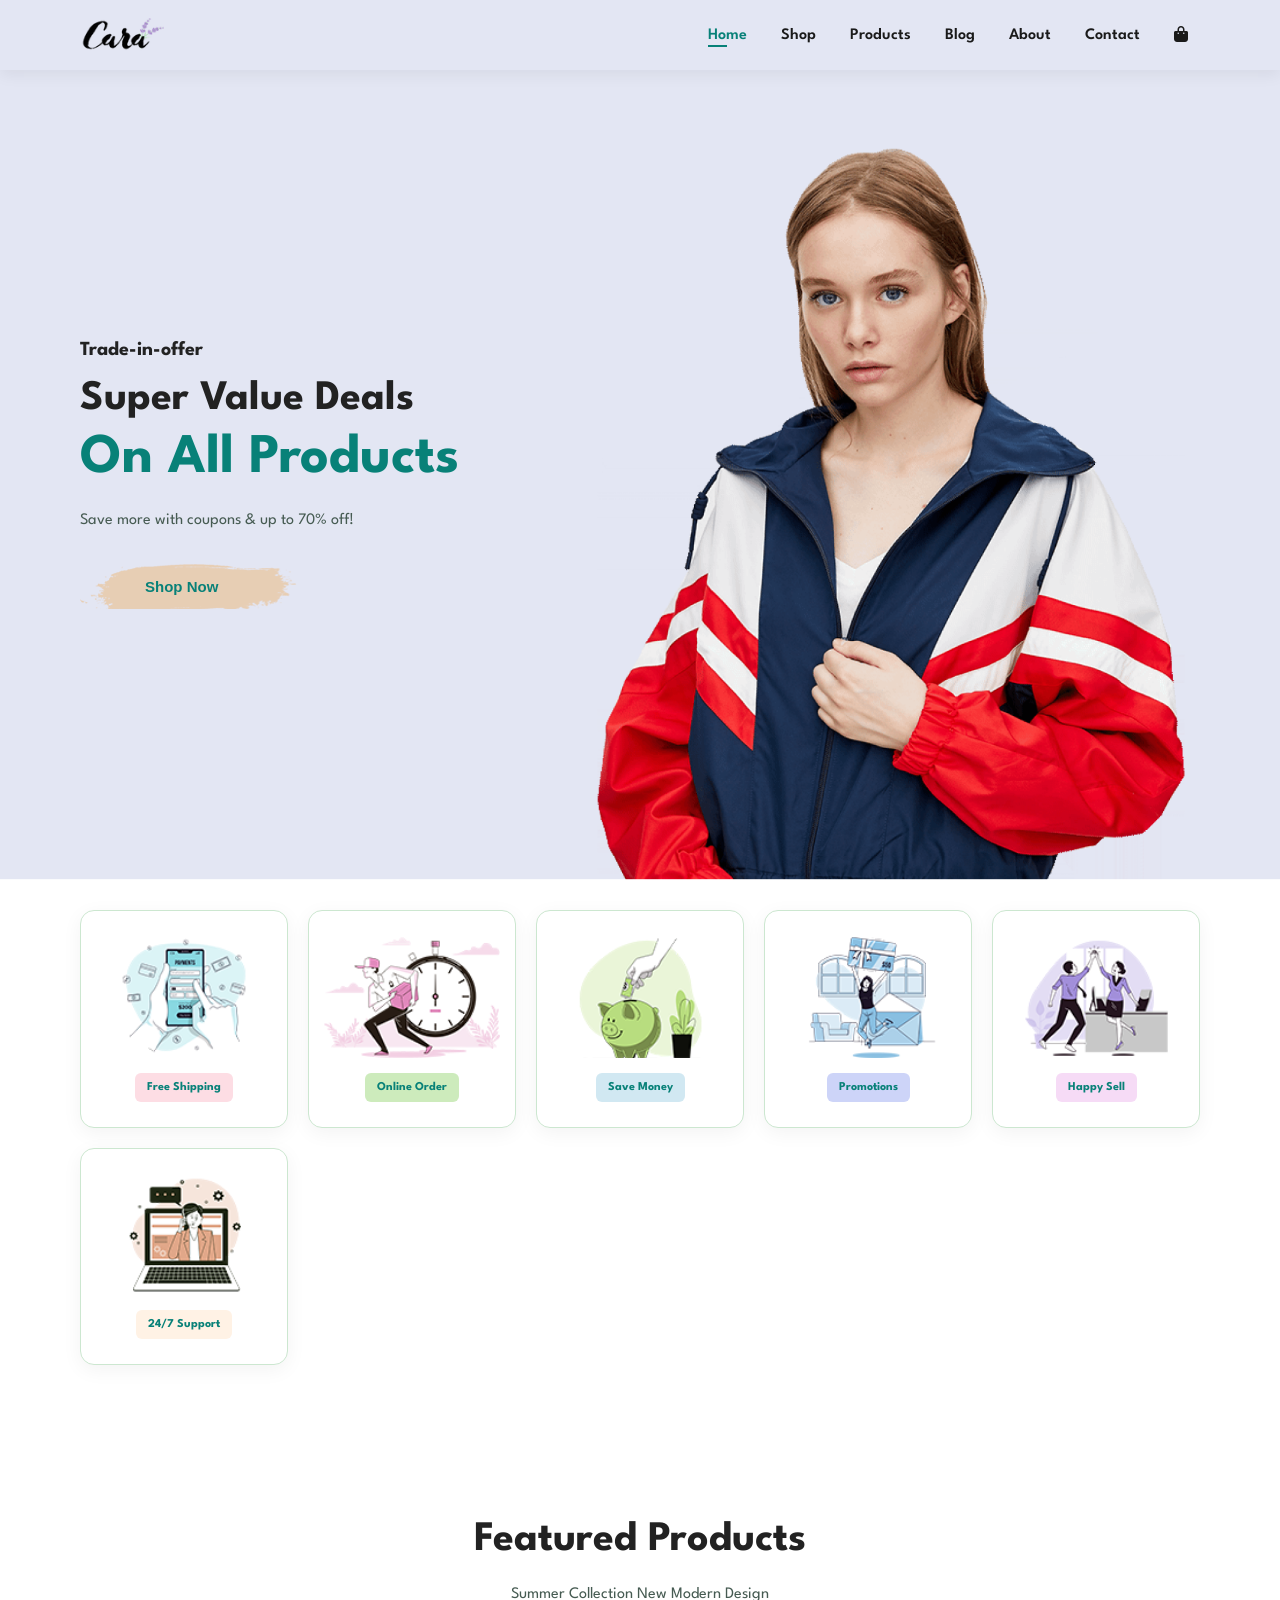
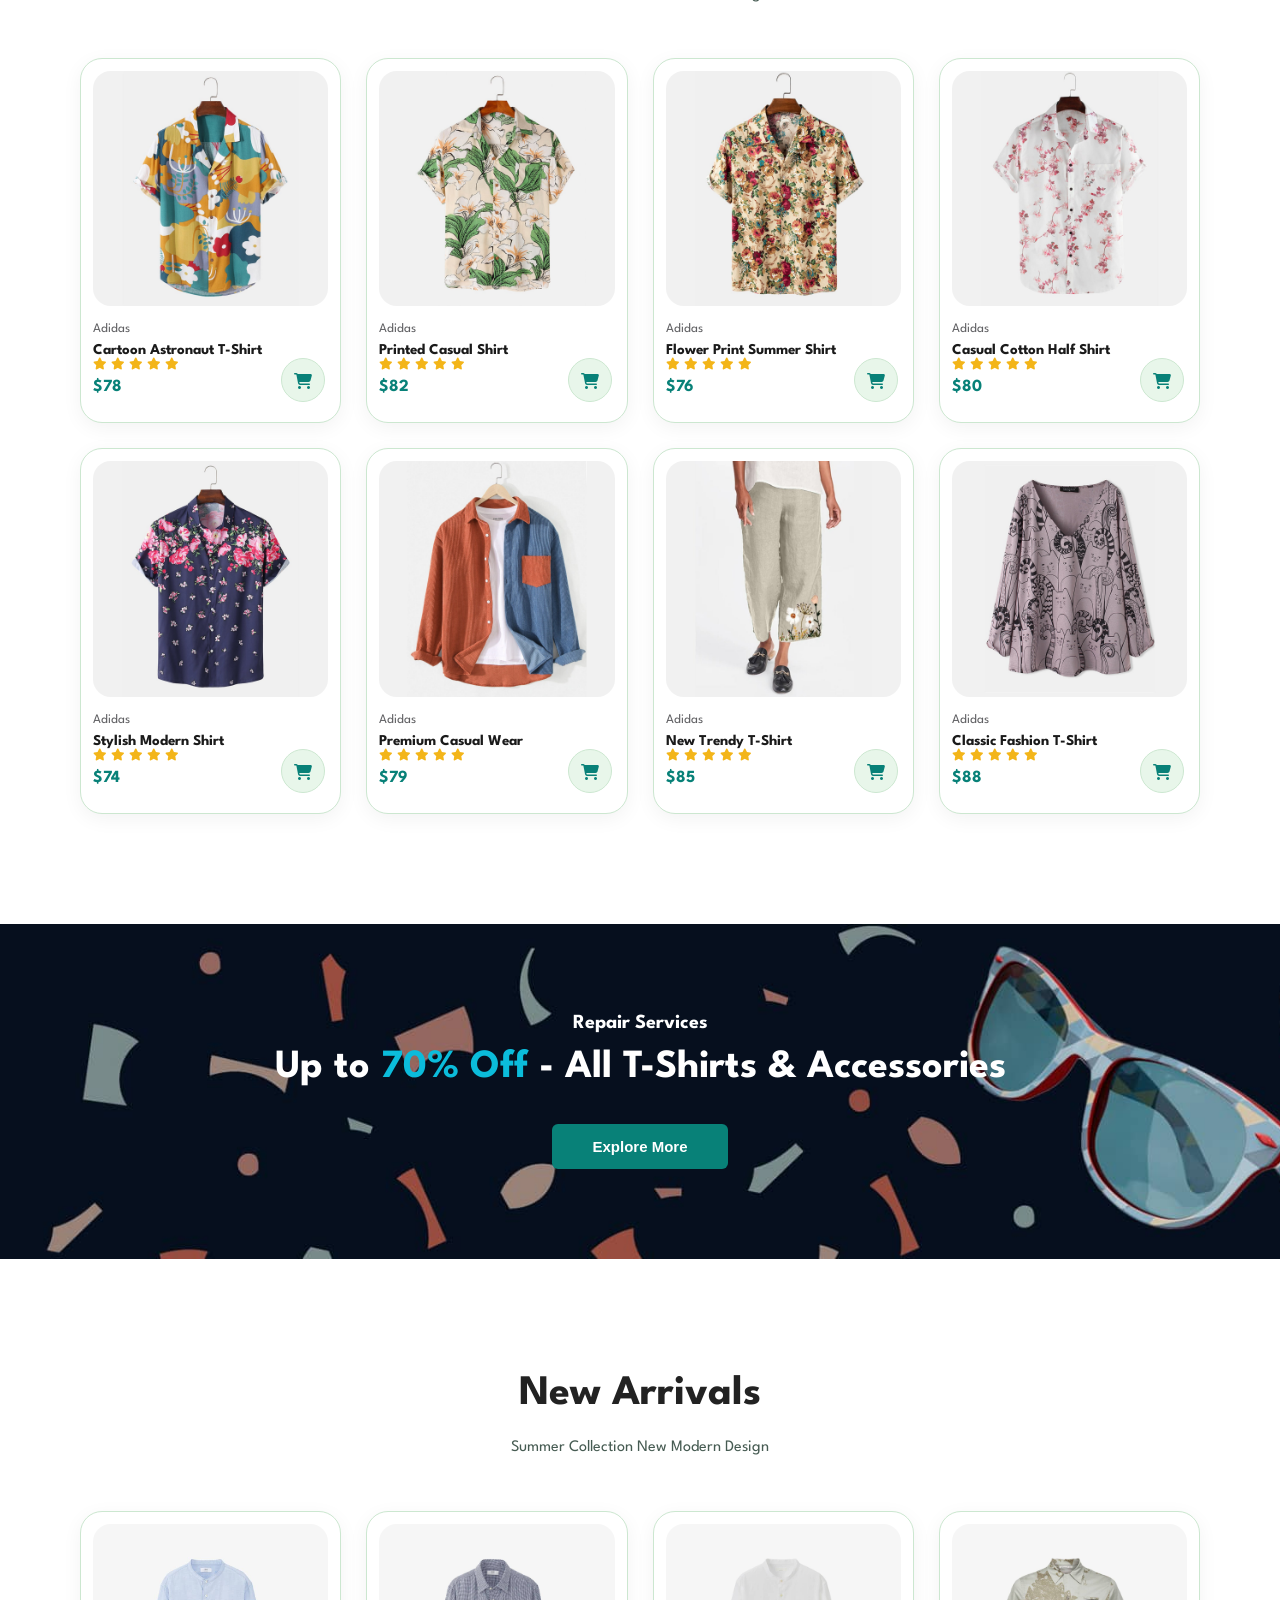
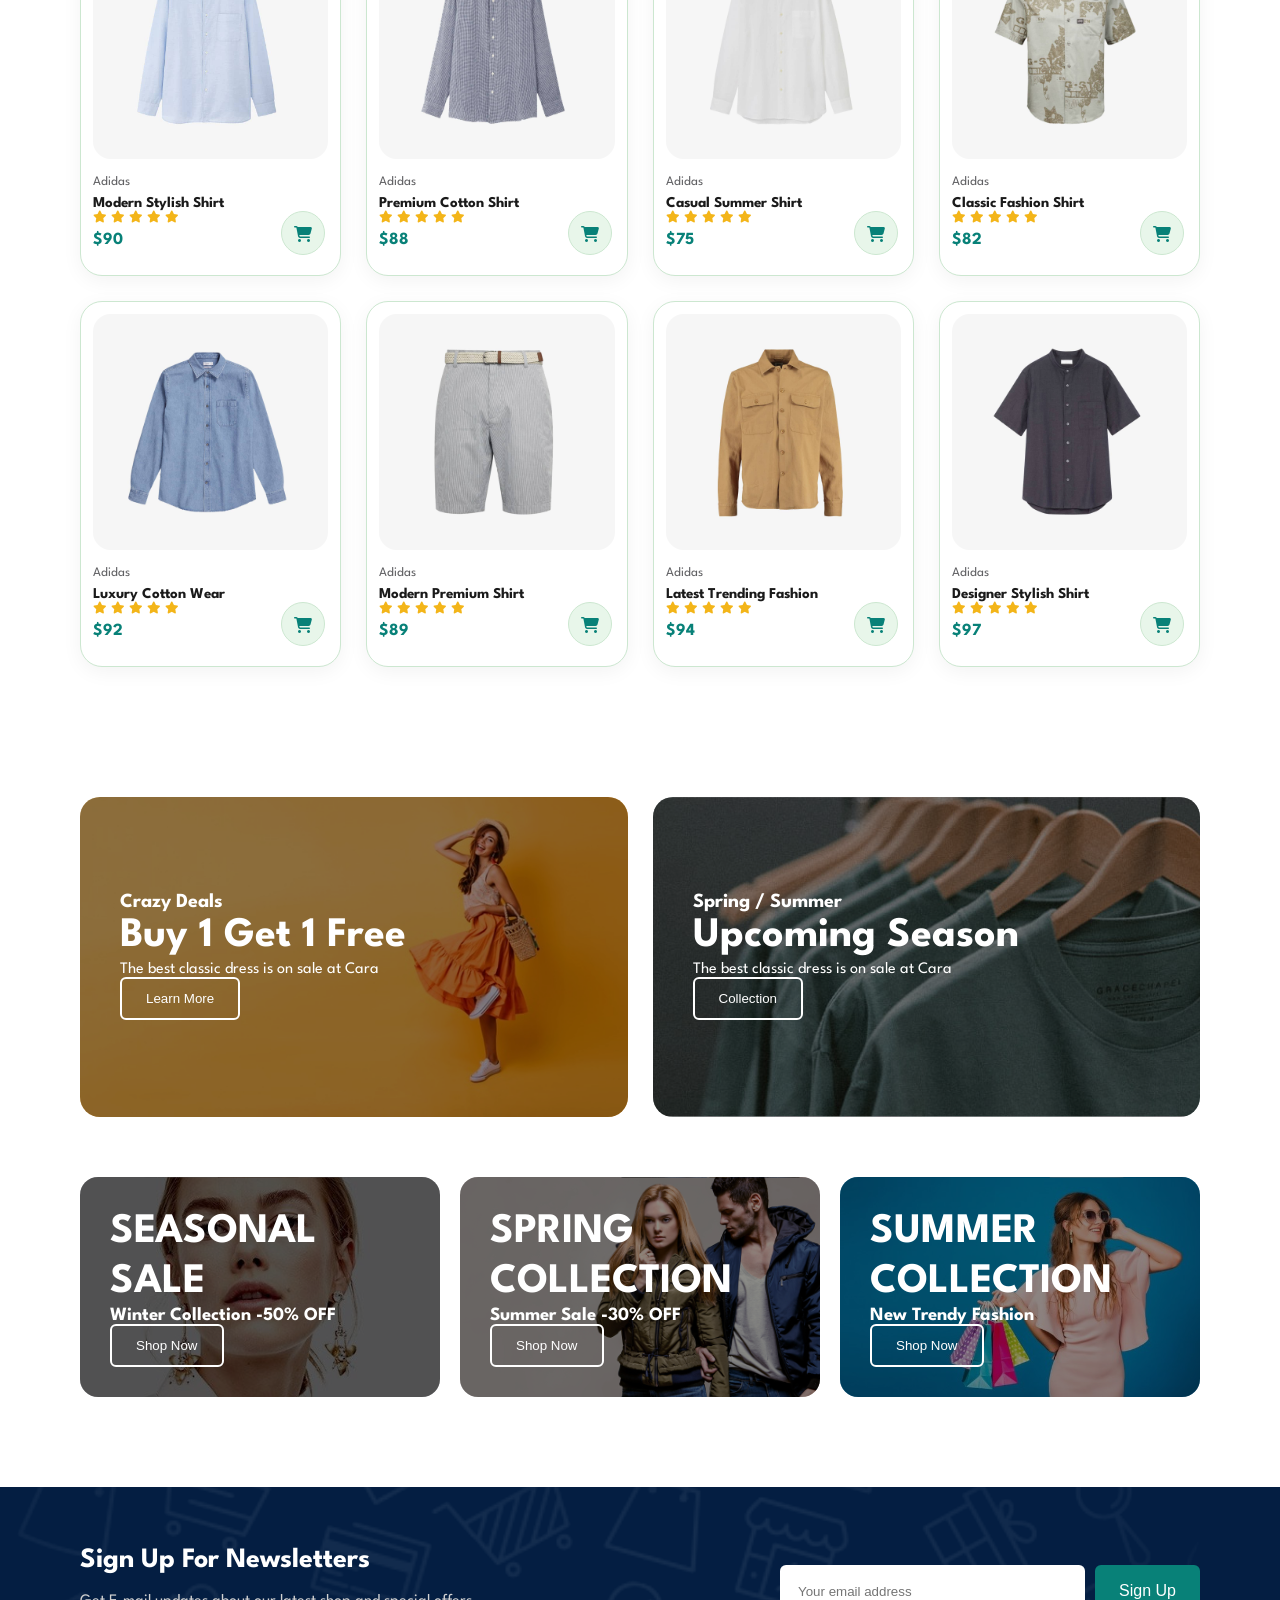
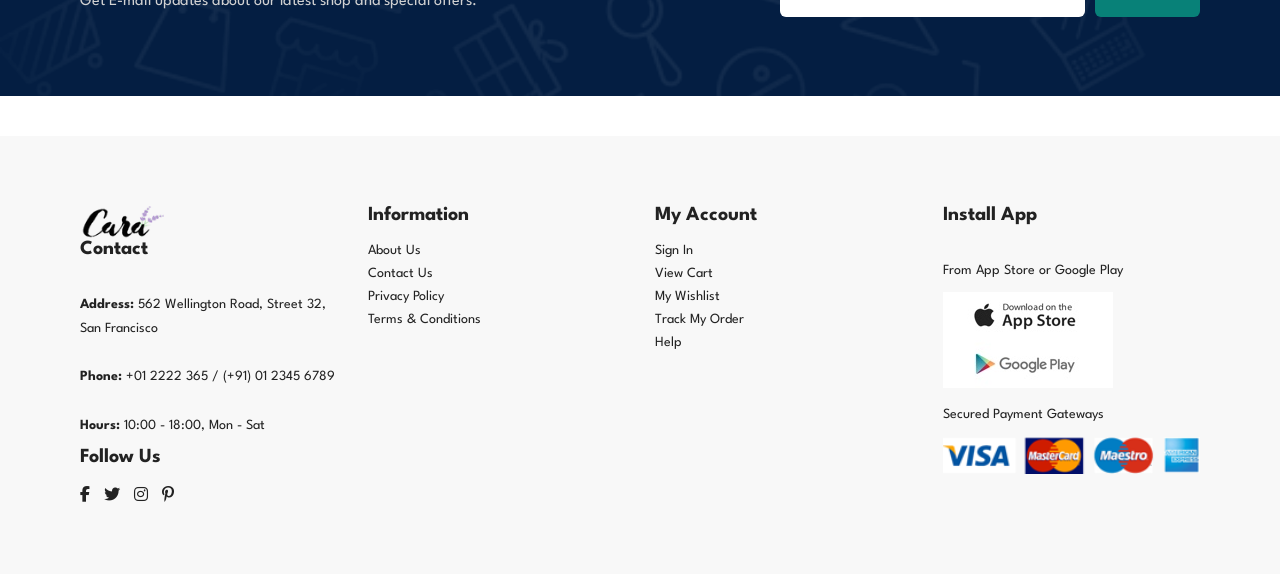
<file: Build And Deploy E-commerece site/index.html>
<!DOCTYPE html>
<html lang="en">

<head>

    <!-- ================= META TAGS ================= -->
    <meta charset="UTF-8">
    <meta name="viewport" content="width=device-width, initial-scale=1.0">

    <!-- ================= WEBSITE TITLE ================= -->
    <title>Cara - Ecommerce Website</title>

    <!-- ================= CSS FILE ================= -->
    <link rel="stylesheet" href="style.css">

    <!-- ================= FONT AWESOME ================= -->
    <link rel="stylesheet"
        href="https://cdnjs.cloudflare.com/ajax/libs/font-awesome/6.4.2/css/all.min.css">

</head>

<body>

    <!-- =========================================================
                            HEADER SECTION
    ========================================================== -->

    <section id="header">

        <!-- LOGO -->
        <a href="#">
            <img src="img/logo.png" class="logo" alt="Website Logo">
        </a>

        <!-- NAVIGATION BAR -->
        <div>

            <ul id="navbar">

                <li><a class="active" href="index.html">Home</a></li>
                <li><a href="shop.html">Shop</a></li>
                <li><a href="sproduct.html">Products</a></li>
                <li><a href="blog.html">Blog</a></li>
                <li><a href="about.html">About</a></li>
                <li><a href="contact.html">Contact</a></li>
                <li>
                    <a href="cart.html">
                        <i class="fa-solid fa-bag-shopping"></i>
                    </a>
                </li>

            </ul>

        </div>

    </section>

    <!-- =========================================================
                            HERO SECTION
    ========================================================== -->

    <section id="hero">

        <div class="hero-text">

            <h4>Trade-in-offer</h4>

            <h2>Super Value Deals</h2>

            <h1>On All Products</h1>

            <p>Save more with coupons & up to 70% off!</p>

            <button>Shop Now</button>

        </div>

    </section>

    <!-- =========================================================
                        FEATURE SECTION
    ========================================================== -->

    <section id="feature" class="section-p1">

        <div class="fe-box">
            <img src="img/features/f1.png" alt="">
            <h6>Free Shipping</h6>
        </div>

        <div class="fe-box">
            <img src="img/features/f2.png" alt="">
            <h6>Online Order</h6>
        </div>

        <div class="fe-box">
            <img src="img/features/f3.png" alt="">
            <h6>Save Money</h6>
        </div>

        <div class="fe-box">
            <img src="img/features/f4.png" alt="">
            <h6>Promotions</h6>
        </div>

        <div class="fe-box">
            <img src="img/features/f5.png" alt="">
            <h6>Happy Sell</h6>
        </div>

        <div class="fe-box">
            <img src="img/features/f6.png" alt="">
            <h6>24/7 Support</h6>
        </div>

    </section>

    <!-- =========================================================
                    FEATURED PRODUCTS SECTION
    ========================================================== -->

    <section id="product1" class="section-p1">

        <h2>Featured Products</h2>

        <p>Summer Collection New Modern Design</p>

        <!-- PRODUCTS CONTAINER -->
        <div class="pro-container">

            <!-- PRODUCT 1 -->
            <div class="pro">

                <img src="img/products/f1.jpg" alt="">

                <div class="des">

                    <span>Adidas</span>

                    <h5>Cartoon Astronaut T-Shirt</h5>

                    <div class="star">
                        <i class="fas fa-star"></i>
                        <i class="fas fa-star"></i>
                        <i class="fas fa-star"></i>
                        <i class="fas fa-star"></i>
                        <i class="fas fa-star"></i>
                    </div>

                    <h4>$78</h4>

                </div>

               <a href="#"
       class="add-cart"
       data-id="1"
       data-name="Cartoon Astronaut T-Shirt"
       data-price="75"
       data-image="img/products/f1.jpg">

       <i class="fa-solid fa-cart-shopping cart"></i>

    </a>


            </div>

            <!-- PRODUCT 2 -->
            <div class="pro">

                <img src="img/products/f2.jpg" alt="">

                <div class="des">

                    <span>Adidas</span>

                    <h5>Printed Casual Shirt</h5>

                    <div class="star">
                        <i class="fas fa-star"></i>
                        <i class="fas fa-star"></i>
                        <i class="fas fa-star"></i>
                        <i class="fas fa-star"></i>
                        <i class="fas fa-star"></i>
                    </div>

                    <h4>$82</h4>

                </div>
              <a href="#"
       class="add-cart"
       data-id="2"
       data-name="Printed Casual Shirt"
       data-price="82"
       data-image="img/products/f2.jpg">

       <i class="fa-solid fa-cart-shopping cart"></i>

    </a>


            </div>

            <!-- PRODUCT 3 -->
            <div class="pro">

                <img src="img/products/f3.jpg" alt="">

                <div class="des">

                    <span>Adidas</span>

                    <h5>Flower Print Summer Shirt</h5>

                    <div class="star">
                        <i class="fas fa-star"></i>
                        <i class="fas fa-star"></i>
                        <i class="fas fa-star"></i>
                        <i class="fas fa-star"></i>
                        <i class="fas fa-star"></i>
                    </div>

                    <h4>$76</h4>

                </div>

               <a href="#"
       class="add-cart"
       data-id="3"
       data-name="Flower Print Summer Shirt"
       data-price="76"
       data-image="img/products/f3.jpg">

       <i class="fa-solid fa-cart-shopping cart"></i>

    </a>


            </div>

            <!-- PRODUCT 4 -->
            <div class="pro">

                <img src="img/products/f4.jpg" alt="">

                <div class="des">

                    <span>Adidas</span>

                    <h5>Casual Cotton Half Shirt</h5>

                    <div class="star">
                        <i class="fas fa-star"></i>
                        <i class="fas fa-star"></i>
                        <i class="fas fa-star"></i>
                        <i class="fas fa-star"></i>
                        <i class="fas fa-star"></i>
                    </div>

                    <h4>$80</h4>

                </div>

               <a href="#"
       class="add-cart"
       data-id="4"
       data-name="Casual Cotton Half Shirt"
       data-price="80"
       data-image="img/products/f4.jpg">

       <i class="fa-solid fa-cart-shopping cart"></i>

    </a>


            </div>

            <!-- PRODUCT 5 -->
            <div class="pro">

                <img src="img/products/f5.jpg" alt="">

                <div class="des">

                    <span>Adidas</span>

                    <h5>Stylish Modern Shirt</h5>

                    <div class="star">
                        <i class="fas fa-star"></i>
                        <i class="fas fa-star"></i>
                        <i class="fas fa-star"></i>
                        <i class="fas fa-star"></i>
                        <i class="fas fa-star"></i>
                    </div>

                    <h4>$74</h4>

                </div>

               <a href="#"
       class="add-cart"
       data-id="5"
       data-name="Stylish Modern Shirt"
       data-price="74"
       data-image="img/products/f5.jpg">

       <i class="fa-solid fa-cart-shopping cart"></i>

    </a>


            </div>

            <!-- PRODUCT 6 -->
            <div class="pro">

                <img src="img/products/f6.jpg" alt="">

                <div class="des">

                    <span>Adidas</span>

                    <h5>Premium Casual Wear</h5>

                    <div class="star">
                        <i class="fas fa-star"></i>
                        <i class="fas fa-star"></i>
                        <i class="fas fa-star"></i>
                        <i class="fas fa-star"></i>
                        <i class="fas fa-star"></i>
                    </div>

                    <h4>$79</h4>

                </div>

                <a href="#"
       class="add-cart"
       data-id="6"
       data-name="Premium Casual Wear"
       data-price="79"
       data-image="img/products/f6.jpg">

       <i class="fa-solid fa-cart-shopping cart"></i>

    </a>

            </div>

            <!-- PRODUCT 7 -->
            <div class="pro">

                <img src="img/products/f7.jpg" alt="">

                <div class="des">

                    <span>Adidas</span>

                    <h5>New Trendy T-Shirt</h5>

                    <div class="star">
                        <i class="fas fa-star"></i>
                        <i class="fas fa-star"></i>
                        <i class="fas fa-star"></i>
                        <i class="fas fa-star"></i>
                        <i class="fas fa-star"></i>
                    </div>

                    <h4>$85</h4>

                </div>

                <a href="#"
       class="add-cart"
       data-id="7"
       data-name="New Trendy T-Shirt"
       data-price="85"
       data-image="img/products/f7.jpg">

       <i class="fa-solid fa-cart-shopping cart"></i>

    </a>

            </div>

            <!-- PRODUCT 8 -->
            <div class="pro">

                <img src="img/products/f8.jpg" alt="">

                <div class="des">

                    <span>Adidas</span>

                    <h5>Classic Fashion T-Shirt</h5>

                    <div class="star">
                        <i class="fas fa-star"></i>
                        <i class="fas fa-star"></i>
                        <i class="fas fa-star"></i>
                        <i class="fas fa-star"></i>
                        <i class="fas fa-star"></i>
                    </div>

                    <h4>$88</h4>

                </div>

                <a href="#"
       class="add-cart"
       data-id="8"
       data-name="Classic Fashion T-Shirt"
       data-price="88"
       data-image="img/products/f8.jpg">

       <i class="fa-solid fa-cart-shopping cart"></i>

    </a>

            </div>

        </div>

    </section>

    <!-- =========================================================
                            MAIN BANNER
    ========================================================== -->

    <section id="banner" class="section-m1">

        <h4>Repair Services</h4>

        <h2>Up to <span>70% Off</span> - All T-Shirts & Accessories</h2>

        <button class="normal">Explore More</button>

    </section>

    <!-- =========================================================
                        NEW ARRIVALS SECTION
    ========================================================== -->

    <section id="NewArrival" class="section-p1">

        <h2>New Arrivals</h2>

        <p>Summer Collection New Modern Design</p>

        <div class="pro-container">

            <!-- PRODUCT 1 -->
            <div class="pro">

                <img src="img/products/n1.jpg" alt="">

                <div class="des">

                    <span>Adidas</span>

                    <h5>Modern Stylish Shirt</h5>

                    <div class="star">
                        <i class="fas fa-star"></i>
                        <i class="fas fa-star"></i>
                        <i class="fas fa-star"></i>
                        <i class="fas fa-star"></i>
                        <i class="fas fa-star"></i>
                    </div>

                    <h4>$90</h4>

                </div>

                <a href="#"
       class="add-cart"
       data-id="9"
       data-name="Modern Stylish Shirt"
       data-price="90"
       data-image="img/products/n1.jpg">

       <i class="fa-solid fa-cart-shopping cart"></i>

    </a>

            </div>

            <!-- PRODUCT 2 -->
            <div class="pro">

                <img src="img/products/n2.jpg" alt="">

                <div class="des">

                    <span>Adidas</span>

                    <h5>Premium Cotton Shirt</h5>

                    <div class="star">
                        <i class="fas fa-star"></i>
                        <i class="fas fa-star"></i>
                        <i class="fas fa-star"></i>
                        <i class="fas fa-star"></i>
                        <i class="fas fa-star"></i>
                    </div>

                    <h4>$88</h4>

                </div>

                <a href="#"
       class="add-cart"
       data-id="10"
       data-name="Premium Cotton Shirt"
       data-price="88"
       data-image="img/products/n2.jpg">

       <i class="fa-solid fa-cart-shopping cart"></i>

    </a>

            </div>

            <!-- PRODUCT 3 -->
            <div class="pro">

                <img src="img/products/n3.jpg" alt="">

                <div class="des">

                    <span>Adidas</span>

                    <h5>Casual Summer Shirt</h5>

                    <div class="star">
                        <i class="fas fa-star"></i>
                        <i class="fas fa-star"></i>
                        <i class="fas fa-star"></i>
                        <i class="fas fa-star"></i>
                        <i class="fas fa-star"></i>
                    </div>

                    <h4>$75</h4>

                </div>

                <a href="#"
       class="add-cart"
       data-id="11"
       data-name="Casual Summer Shirt"
       data-price="75"
       data-image="img/products/n3.jpg">

       <i class="fa-solid fa-cart-shopping cart"></i>

    </a>

            </div>

            <!-- PRODUCT 4 -->
            <div class="pro">

                <img src="img/products/n4.jpg" alt="">

                <div class="des">

                    <span>Adidas</span>

                    <h5>Classic Fashion Shirt</h5>

                    <div class="star">
                        <i class="fas fa-star"></i>
                        <i class="fas fa-star"></i>
                        <i class="fas fa-star"></i>
                        <i class="fas fa-star"></i>
                        <i class="fas fa-star"></i>
                    </div>

                    <h4>$82</h4>

                </div>

                <a href="#"
       class="add-cart"
       data-id="12"
       data-name="Classic Fashion Shirt"
       data-price="82"
       data-image="img/products/n4.jpg">

       <i class="fa-solid fa-cart-shopping cart"></i>

    </a>

            </div>

            <!-- PRODUCT 5 -->
            <div class="pro">

                <img src="img/products/n5.jpg" alt="">

                <div class="des">

                    <span>Adidas</span>

                    <h5>Luxury Cotton Wear</h5>

                    <div class="star">
                        <i class="fas fa-star"></i>
                        <i class="fas fa-star"></i>
                        <i class="fas fa-star"></i>
                        <i class="fas fa-star"></i>
                        <i class="fas fa-star"></i>
                    </div>

                    <h4>$92</h4>

                </div>

                <a href="#"
       class="add-cart"
       data-id="13"
       data-name="Luxury Cotton Wear"
       data-price="92"
       data-image="img/products/n5.jpg">

       <i class="fa-solid fa-cart-shopping cart"></i>

    </a>

            </div>

            <!-- PRODUCT 6 -->
            <div class="pro">

                <img src="img/products/n6.jpg" alt="">

                <div class="des">

                    <span>Adidas</span>

                    <h5>Modern Premium Shirt</h5>

                    <div class="star">
                        <i class="fas fa-star"></i>
                        <i class="fas fa-star"></i>
                        <i class="fas fa-star"></i>
                        <i class="fas fa-star"></i>
                        <i class="fas fa-star"></i>
                    </div>

                    <h4>$89</h4>

                </div>

               
                <a href="#"
       class="add-cart"
       data-id="14"
       data-name="Modern premium Shirt"
       data-price="89"
       data-image="img/products/n6.jpg">

       <i class="fa-solid fa-cart-shopping cart"></i>

    </a>

            </div>

            <!-- PRODUCT 7 -->
            <div class="pro">

                <img src="img/products/n7.jpg" alt="">

                <div class="des">

                    <span>Adidas</span>

                    <h5>Latest Trending Fashion</h5>

                    <div class="star">
                        <i class="fas fa-star"></i>
                        <i class="fas fa-star"></i>
                        <i class="fas fa-star"></i>
                        <i class="fas fa-star"></i>
                        <i class="fas fa-star"></i>
                    </div>

                    <h4>$94</h4>

                </div>

              
                <a href="#"
       class="add-cart"
       data-id="15"
       data-name="Latest Trending Fashion"
       data-price="94"
       data-image="img/products/n7.jpg">

       <i class="fa-solid fa-cart-shopping cart"></i>

    </a>

            </div>

            <!-- PRODUCT 8 -->
            <div class="pro">

                <img src="img/products/n8.jpg" alt="">

                <div class="des">

                    <span>Adidas</span>

                    <h5>Designer Stylish Shirt</h5>

                    <div class="star">
                        <i class="fas fa-star"></i>
                        <i class="fas fa-star"></i>
                        <i class="fas fa-star"></i>
                        <i class="fas fa-star"></i>
                        <i class="fas fa-star"></i>
                    </div>

                    <h4>$97</h4>

                </div>

                <a href="#"
       class="add-cart"
       data-id="16"
       data-name="Designer Stylish Shirt"
       data-price="97"
       data-image="img/products/n8.jpg">

       <i class="fa-solid fa-cart-shopping cart"></i>

    </a>

            </div>

        </div>

    </section>

    <!-- =========================================================
                        SMALL BANNERS SECTION
    ========================================================== -->

    <section id="sm-banner" class="section-p1">

        <div class="banner-box">

            <h4>Crazy Deals</h4>

            <h2>Buy 1 Get 1 Free</h2>

            <span>The best classic dress is on sale at Cara</span>

            <button class="white">Learn More</button>

        </div>

        <div class="banner-box banner-box2">

            <h4>Spring / Summer</h4>

            <h2>Upcoming Season</h2>

            <span>The best classic dress is on sale at Cara</span>

            <button class="white">Collection</button>

        </div>

    </section>

    <!-- =========================================================
                            BANNER 3 SECTION
    ========================================================== -->

    <section id="banner3">

        <div class="banner-box3">

            <h2>SEASONAL SALE</h2>

            <h3>Winter Collection -50% OFF</h3>

            <button class="white">Shop Now</button>

        </div>

        <div class="banner-box3">

            <h2>SPRING COLLECTION</h2>

            <h3>Summer Sale -30% OFF</h3>

            <button class="white">Shop Now</button>

        </div>

        <div class="banner-box3">

            <h2>SUMMER COLLECTION</h2>

            <h3>New Trendy Fashion</h3>

            <button class="white">Shop Now</button>

        </div>

    </section>

    <!-- =========================================================
                        NEWSLETTER SECTION
    ========================================================== -->

    <section id="newsletter" class="section-p1 section-m1">

        <div class="newstext">

            <h4>Sign Up For Newsletters</h4>

            <p>Get E-mail updates about our latest shop and special offers.</p>

        </div>

        <div class="form">

            <input type="text" placeholder="Your email address">

            <button class="normal">Sign Up</button>

        </div>

    </section>

    <!-- =========================================================
                            FOOTER SECTION
    ========================================================== -->

    <footer class="section-p1">

        <!-- CONTACT -->
        <div class="col">

            <img class="logo" src="img/logo.png" alt="">

            <h4>Contact</h4>

            <p><strong>Address:</strong> 562 Wellington Road, Street 32, San Francisco</p>

            <p><strong>Phone:</strong> +01 2222 365 / (+91) 01 2345 6789</p>

            <p><strong>Hours:</strong> 10:00 - 18:00, Mon - Sat</p>

            <div class="follow">

                <h4>Follow Us</h4>

                <div class="icon">

                    <i class="fab fa-facebook-f"></i>
                    <i class="fab fa-twitter"></i>
                    <i class="fab fa-instagram"></i>
                    <i class="fab fa-pinterest-p"></i>

                </div>

            </div>

        </div>

        <!-- INFORMATION -->
        <div class="col">

            <h4>Information</h4>

            <a href="#">About Us</a>
            <a href="#">Contact Us</a>
            <a href="#">Privacy Policy</a>
            <a href="#">Terms & Conditions</a>

        </div>

        <!-- ACCOUNT -->
        <div class="col">

            <h4>My Account</h4>

            <a href="#">Sign In</a>
            <a href="#">View Cart</a>
            <a href="#">My Wishlist</a>
            <a href="#">Track My Order</a>
            <a href="#">Help</a>

        </div>

        <!-- INSTALL APP -->
        <div class="col install">

            <h4>Install App</h4>

            <p>From App Store or Google Play</p>

            <div class="row">

                <img src="img/pay/app.jpg" alt="">
                <img src="img/pay/play.jpg" alt="">

            </div>

            <p>Secured Payment Gateways</p>

            <img src="img/pay/pay.png" alt="">

        </div>

    </footer>

    <!-- =========================================================
                            JAVASCRIPT
    ========================================================== -->

    <script src="script.js"></script>
    <script src="cart.js"></script>

</body>

</html>
</file>
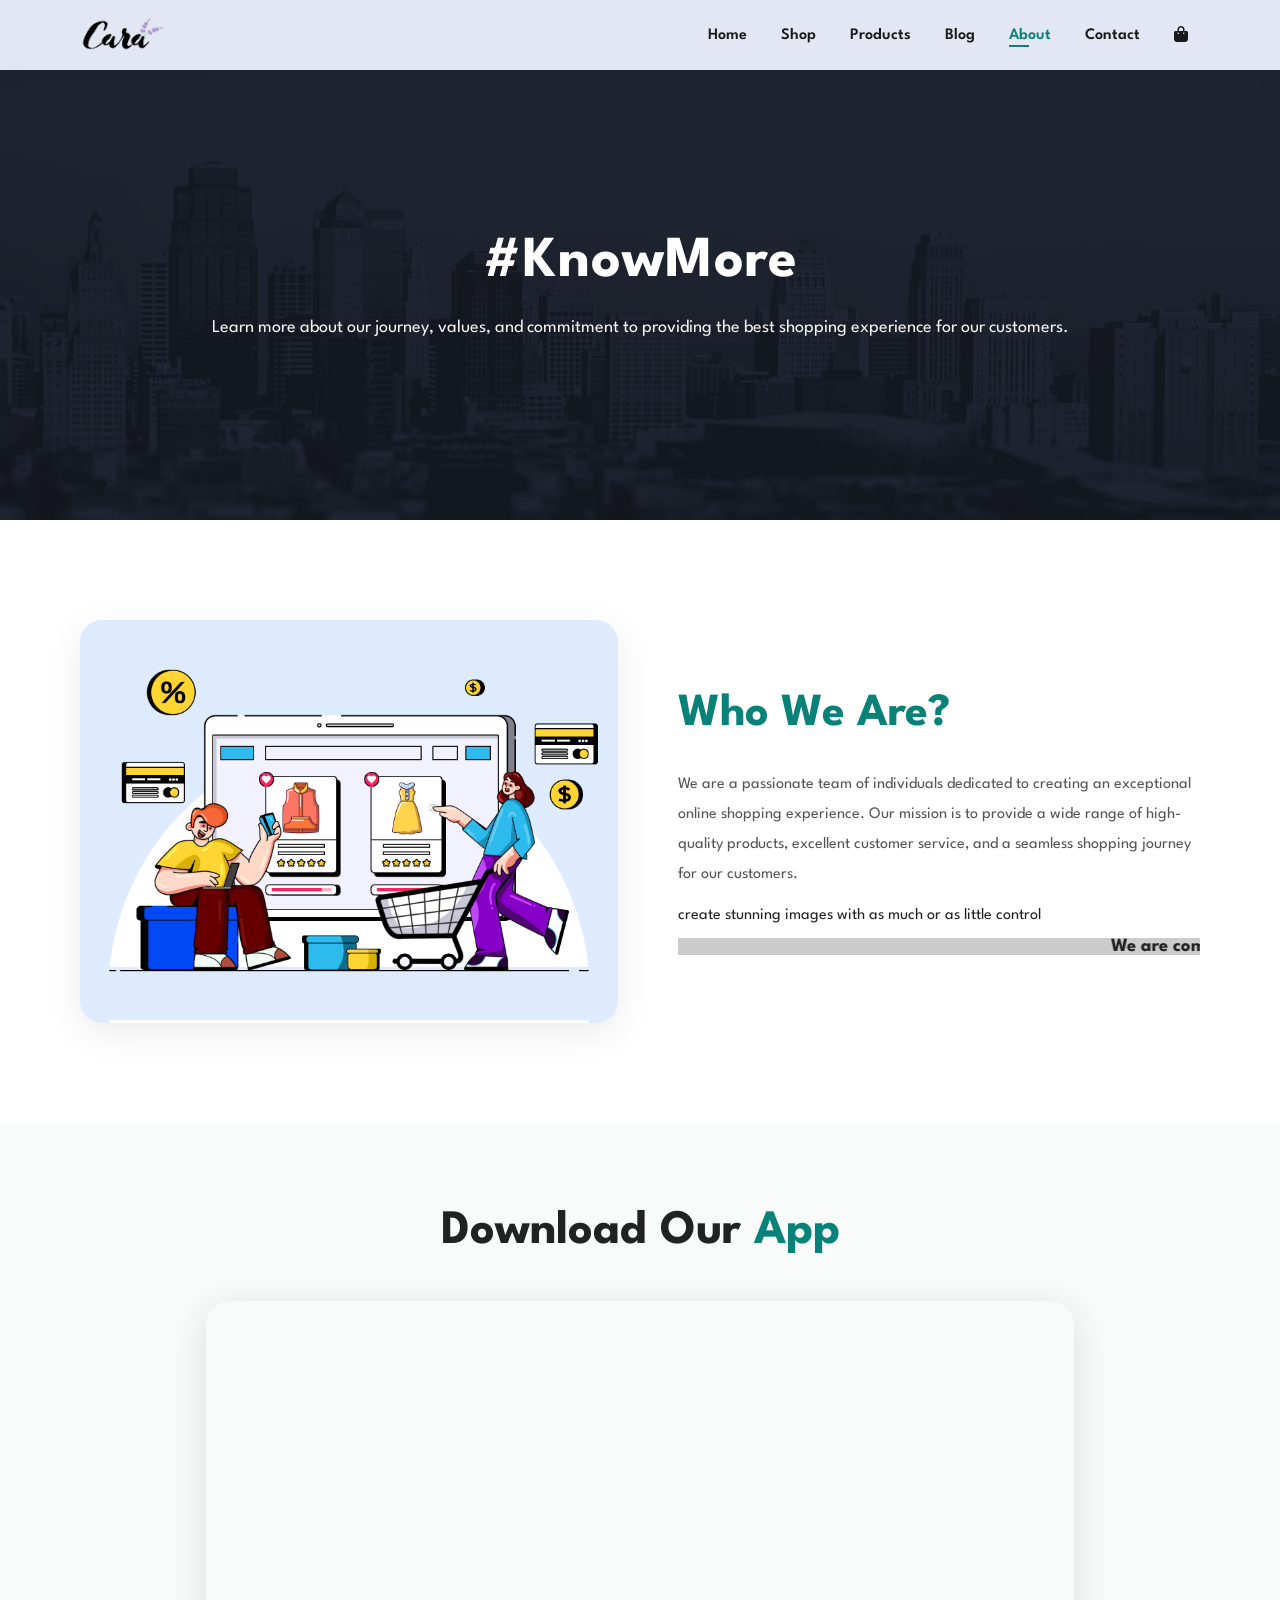
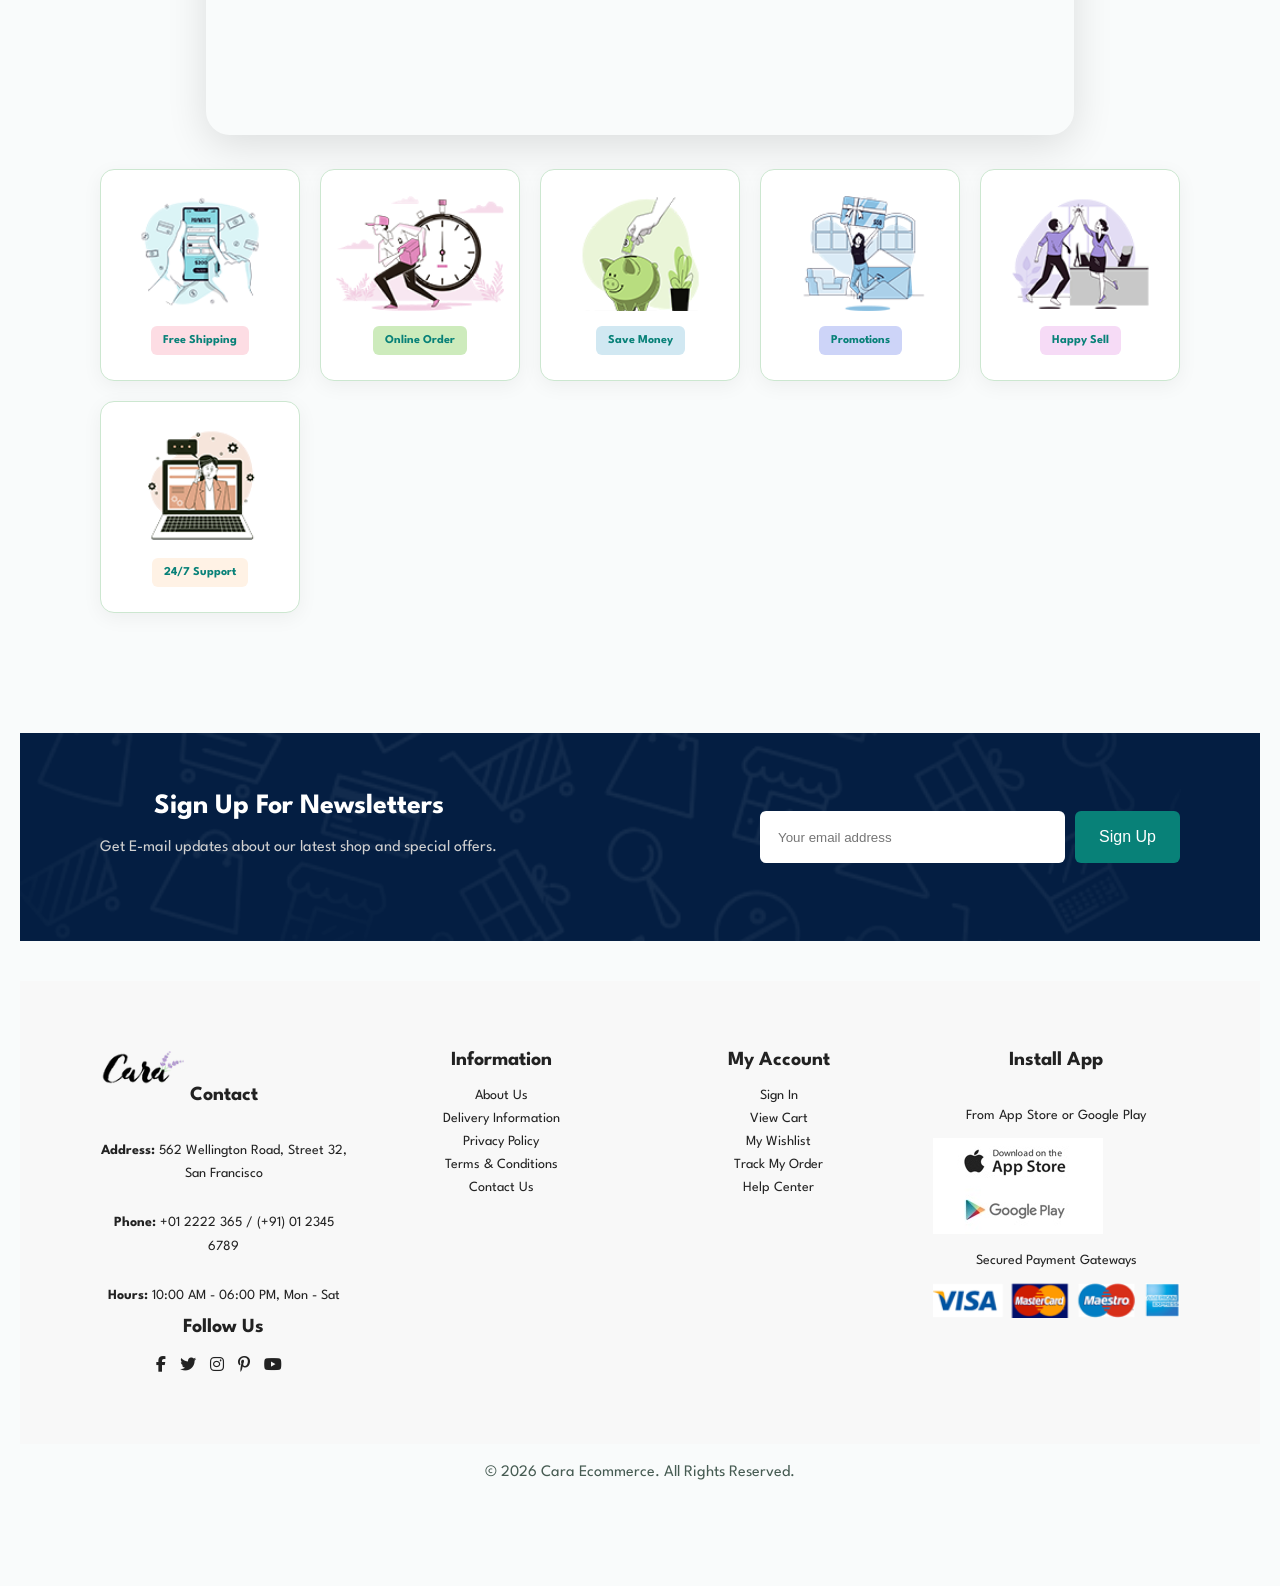
<file: Build And Deploy E-commerece site/about.html>
<!DOCTYPE html>
<html lang="en">

<head>

    <!-- ================= META ================= -->

    <meta charset="UTF-8">
    <meta name="viewport" content="width=device-width, initial-scale=1.0">

    <!-- ================= TITLE ================= -->

    <title>Blog | Cara Ecommerce</title>

    <!-- ================= CSS ================= -->

    <link rel="stylesheet" href="style.css">

    <!-- ================= FONT AWESOME ================= -->

    <link rel="stylesheet"
        href="https://cdnjs.cloudflare.com/ajax/libs/font-awesome/6.4.2/css/all.min.css">

</head>

<body>

    <!-- ================= HEADER ================= -->

    <section id="header">

        <a href="index.html">
            <img src="img/logo.png" class="logo" alt="Cara Logo">
        </a>

        <div>

            <ul id="navbar">

                <li><a href="index.html">Home</a></li>
                <li><a href="shop.html">Shop</a></li>
                <li><a href="sproduct.html">Products</a></li>

                <li><a href="blog.html">Blog</a></li>

                <li><a class="active" href="about.html">About</a></li>

                <li><a href="contact.html">Contact</a></li>

                <li>
                    <a href="cart.html">
                        <i class="fa-solid fa-bag-shopping"></i>
                    </a>
                </li>

            </ul>

        </div>

    </section>

    <!-- ================= ABOUT HEADER ================= -->

    <section id="page-header" class="about-header">

        <div class="text-box">

            <h2>#KnowMore</h2>

            <p>
                Learn more about our journey, values, and commitment to providing the best shopping experience for our customers.
            </p>

        </div>

    </section>
    <section id="about-head" class="section-p1">

        <img src="img/about/a6.jpg" alt="About Us Image">

        <div class="text-box">

            <h2>Who We Are?</h2>

            <p>
                We are a passionate team of individuals dedicated to creating an exceptional online shopping experience. Our mission is to provide a wide range of high-quality products, excellent customer service, and a seamless shopping journey for our customers.
            </p>
<abbr="">create stunning images with as much or as little control</abbr>
<br><br>
            <marquee  bgcolor="#ccc" behavior="scroll" direction="left" width="100%"  scrollamount="5">
                <h3>We are committed to delivering the best products and services to our customers.</h3>
                </marquee>
</div>

    </section>
<section id="about-app" class="section-p1">

        <h1>Download Our <a href="#">App</a></h1>

        <div class="video">

            <video autoplay muted loop src="img/about/1.mp4"></video>

        </div>

            <section id="feature" class="section-p1">

        <div class="fe-box">
            <img src="img/features/f1.png" alt="">
            <h6>Free Shipping</h6>
        </div>

        <div class="fe-box">
            <img src="img/features/f2.png" alt="">
            <h6>Online Order</h6>
        </div>

        <div class="fe-box">
            <img src="img/features/f3.png" alt="">
            <h6>Save Money</h6>
        </div>

        <div class="fe-box">
            <img src="img/features/f4.png" alt="">
            <h6>Promotions</h6>
        </div>

        <div class="fe-box">
            <img src="img/features/f5.png" alt="">
            <h6>Happy Sell</h6>
        </div>

        <div class="fe-box">
            <img src="img/features/f6.png" alt="">
            <h6>24/7 Support</h6>
        </div>

    </section>
       <section id="newsletter" class="section-p1 section-m1">

        <div class="newstext">

            <h4>Sign Up For Newsletters</h4>

            <p>Get E-mail updates about our latest shop and special offers.</p>

        </div>

        <div class="form">

            <input type="text" placeholder="Your email address">

            <button class="normal">Sign Up</button>

        </div>

    </section>
    <!-- ================= FOOTER ================= -->

    <footer class="section-p1">

        <!-- CONTACT -->

        <div class="col">

            <img class="logo" src="img/logo.png" alt="Logo">

            <h4>Contact</h4>

            <p>
                <strong>Address:</strong>
                562 Wellington Road, Street 32, San Francisco
            </p>

            <p>
                <strong>Phone:</strong>
                +01 2222 365 / (+91) 01 2345 6789
            </p>

            <p>
                <strong>Hours:</strong>
                10:00 AM - 06:00 PM, Mon - Sat
            </p>

            <div class="follow">

                <h4>Follow Us</h4>

                <div class="icon">

                    <i class="fab fa-facebook-f"></i>
                    <i class="fab fa-twitter"></i>
                    <i class="fab fa-instagram"></i>
                    <i class="fab fa-pinterest-p"></i>
                    <i class="fab fa-youtube"></i>

                </div>

            </div>

        </div>

        <!-- INFORMATION -->

        <div class="col">

            <h4>Information</h4>

            <a href="#">About Us</a>
            <a href="#">Delivery Information</a>
            <a href="#">Privacy Policy</a>
            <a href="#">Terms & Conditions</a>
            <a href="#">Contact Us</a>

        </div>

        <!-- ACCOUNT -->

        <div class="col">

            <h4>My Account</h4>

            <a href="#">Sign In</a>
            <a href="#">View Cart</a>
            <a href="#">My Wishlist</a>
            <a href="#">Track My Order</a>
            <a href="#">Help Center</a>

        </div>

        <!-- INSTALL APP -->

        <div class="col install">

            <h4>Install App</h4>

            <p>From App Store or Google Play</p>

            <div class="row">

                <img src="img/pay/app.jpg" alt="App Store">

                <img src="img/pay/play.jpg" alt="Google Play">

            </div>

            <p>Secured Payment Gateways</p>

            <img src="img/pay/pay.png" alt="Payment Methods">

        </div>

    </footer>

    <!-- ================= COPYRIGHT ================= -->

    <section class="copyright">

        <p>
            © 2026 Cara Ecommerce. All Rights Reserved.
        </p>

    </section>

    <!-- ================= JAVASCRIPT ================= -->

    <script src="script.js"></script>

</body>

</html>
</file>
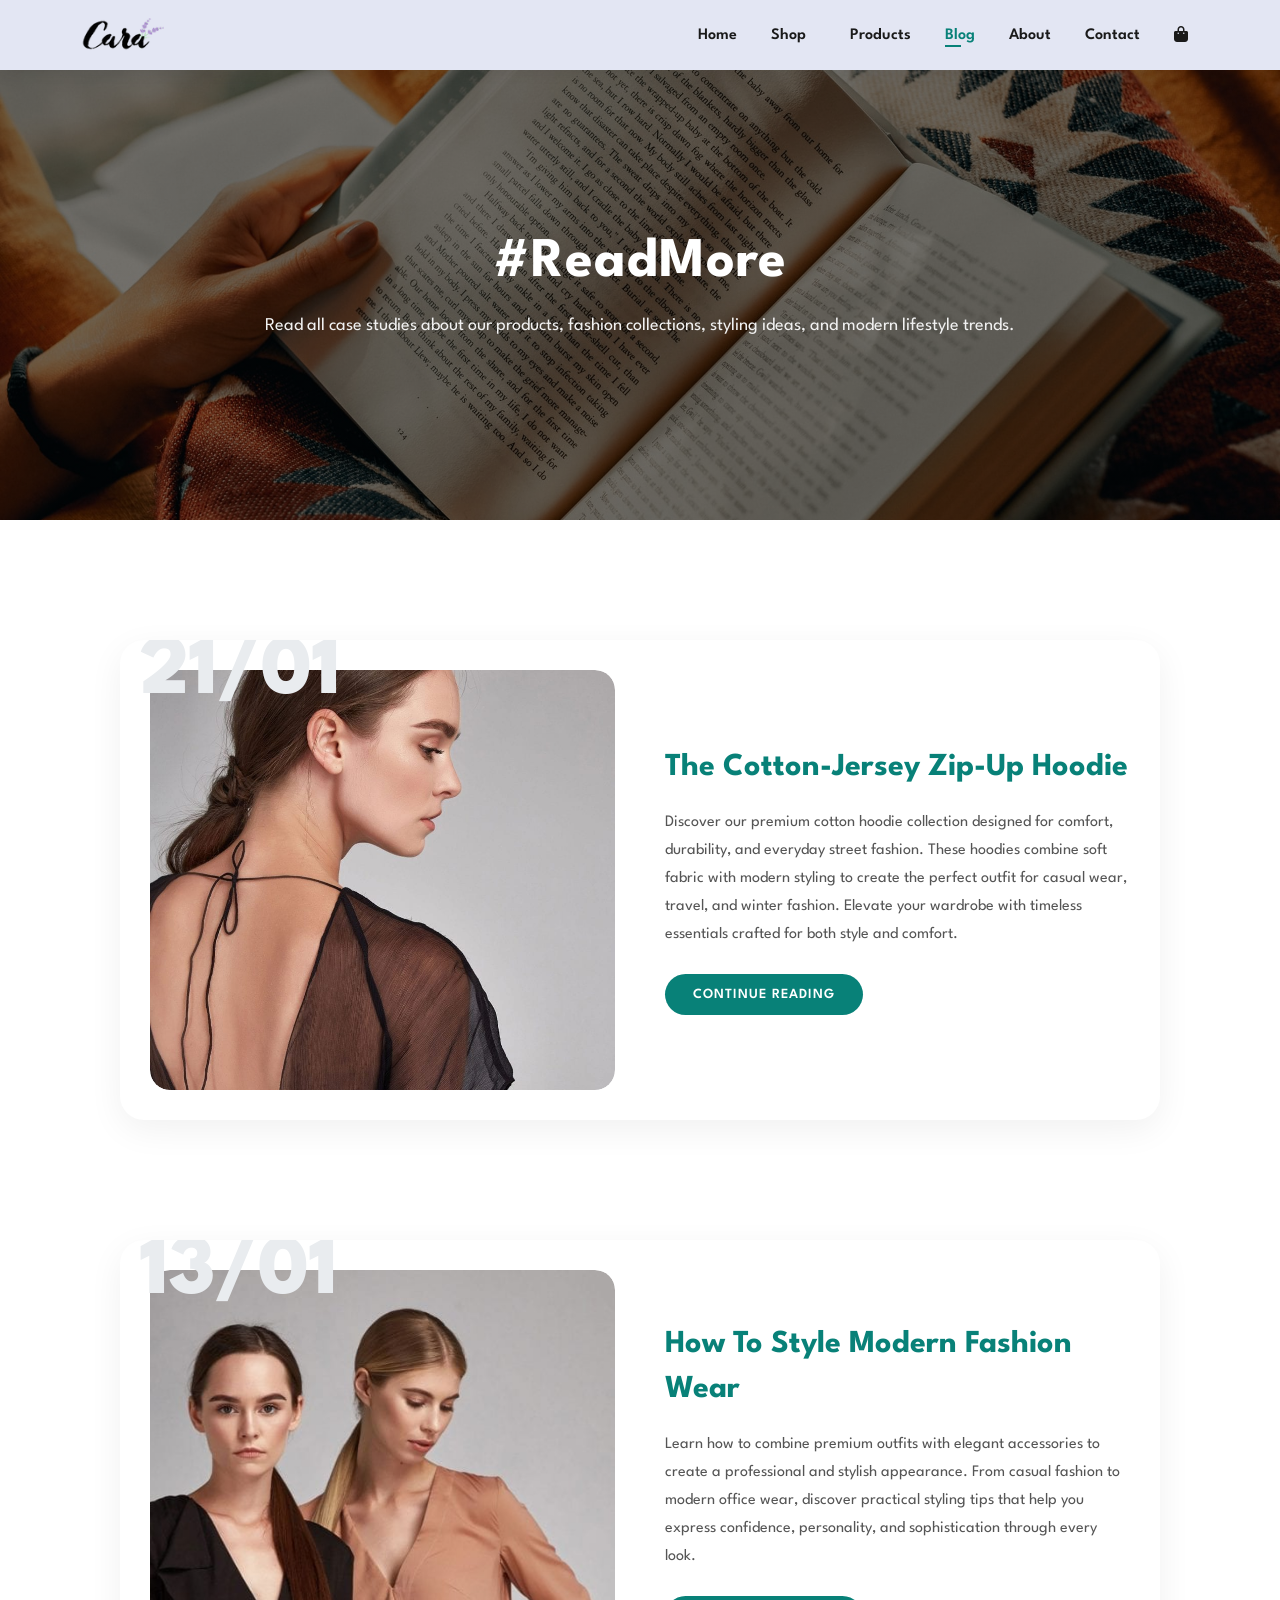
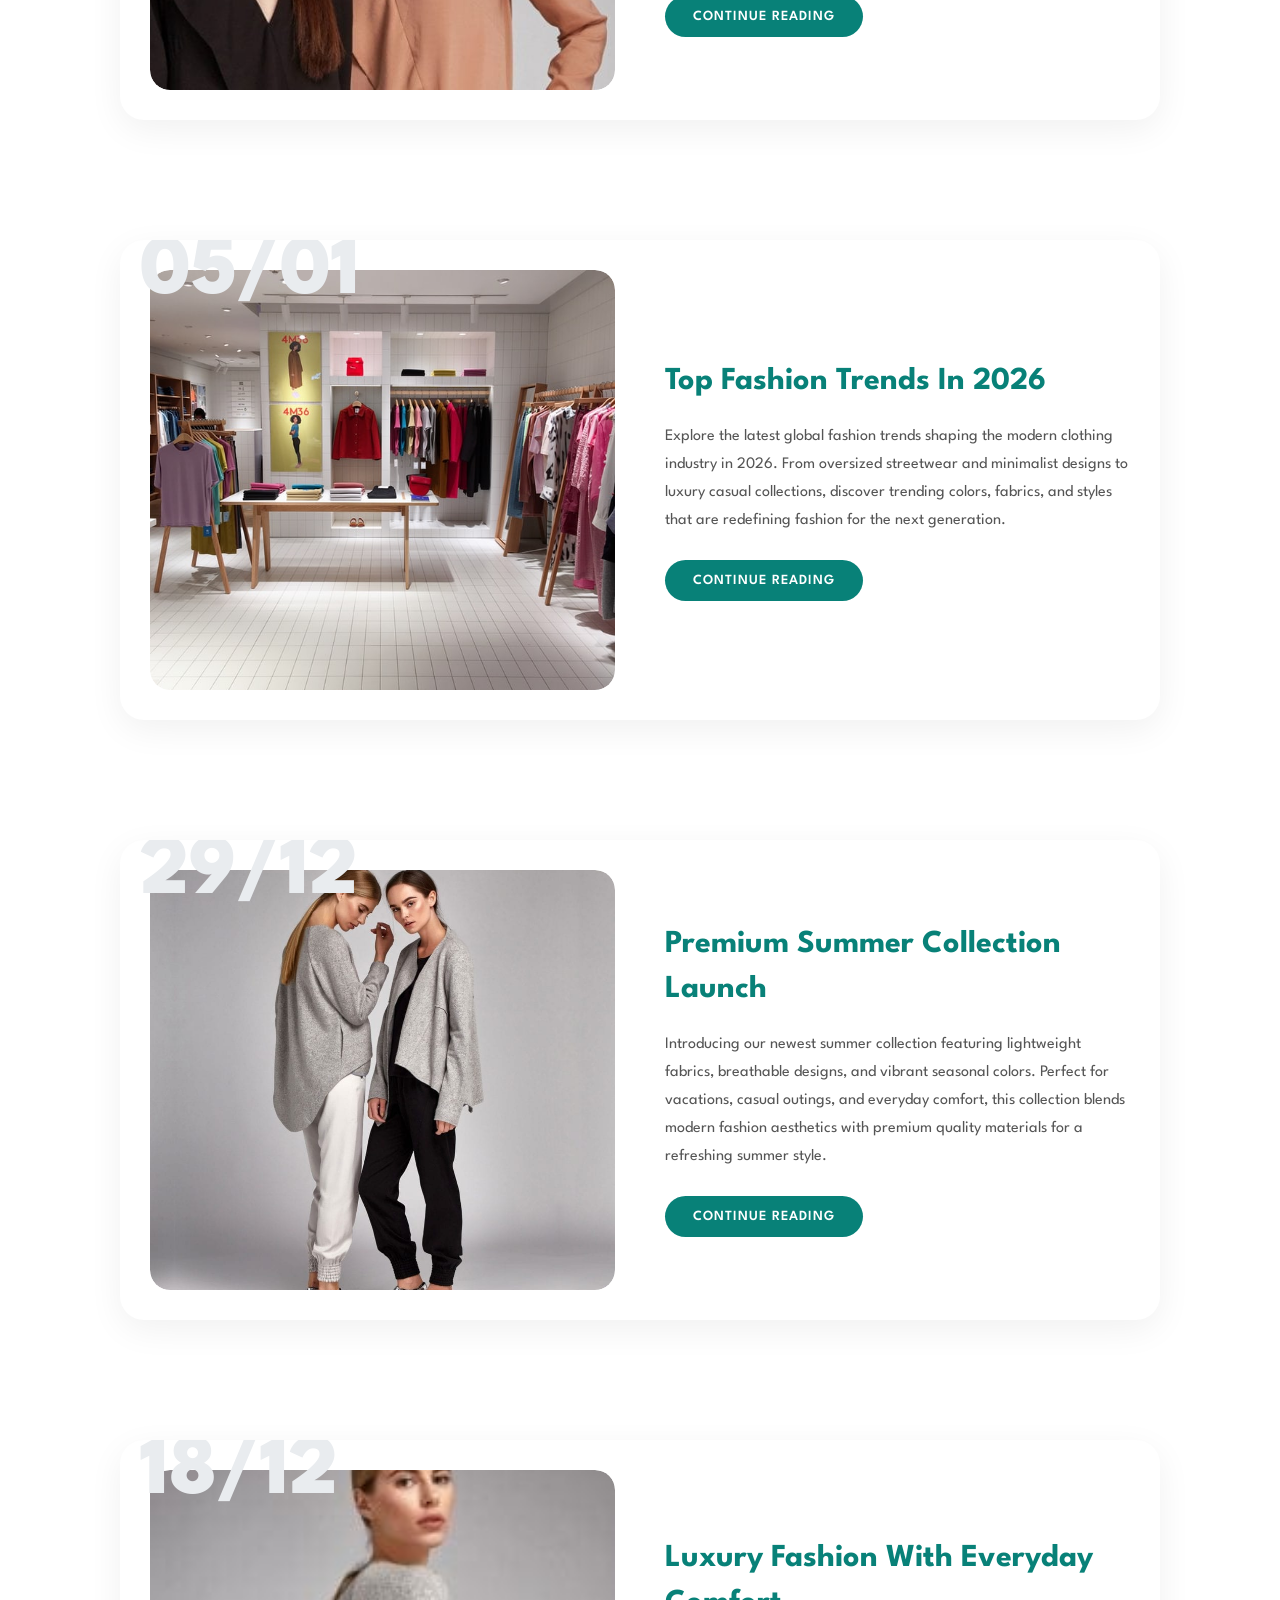
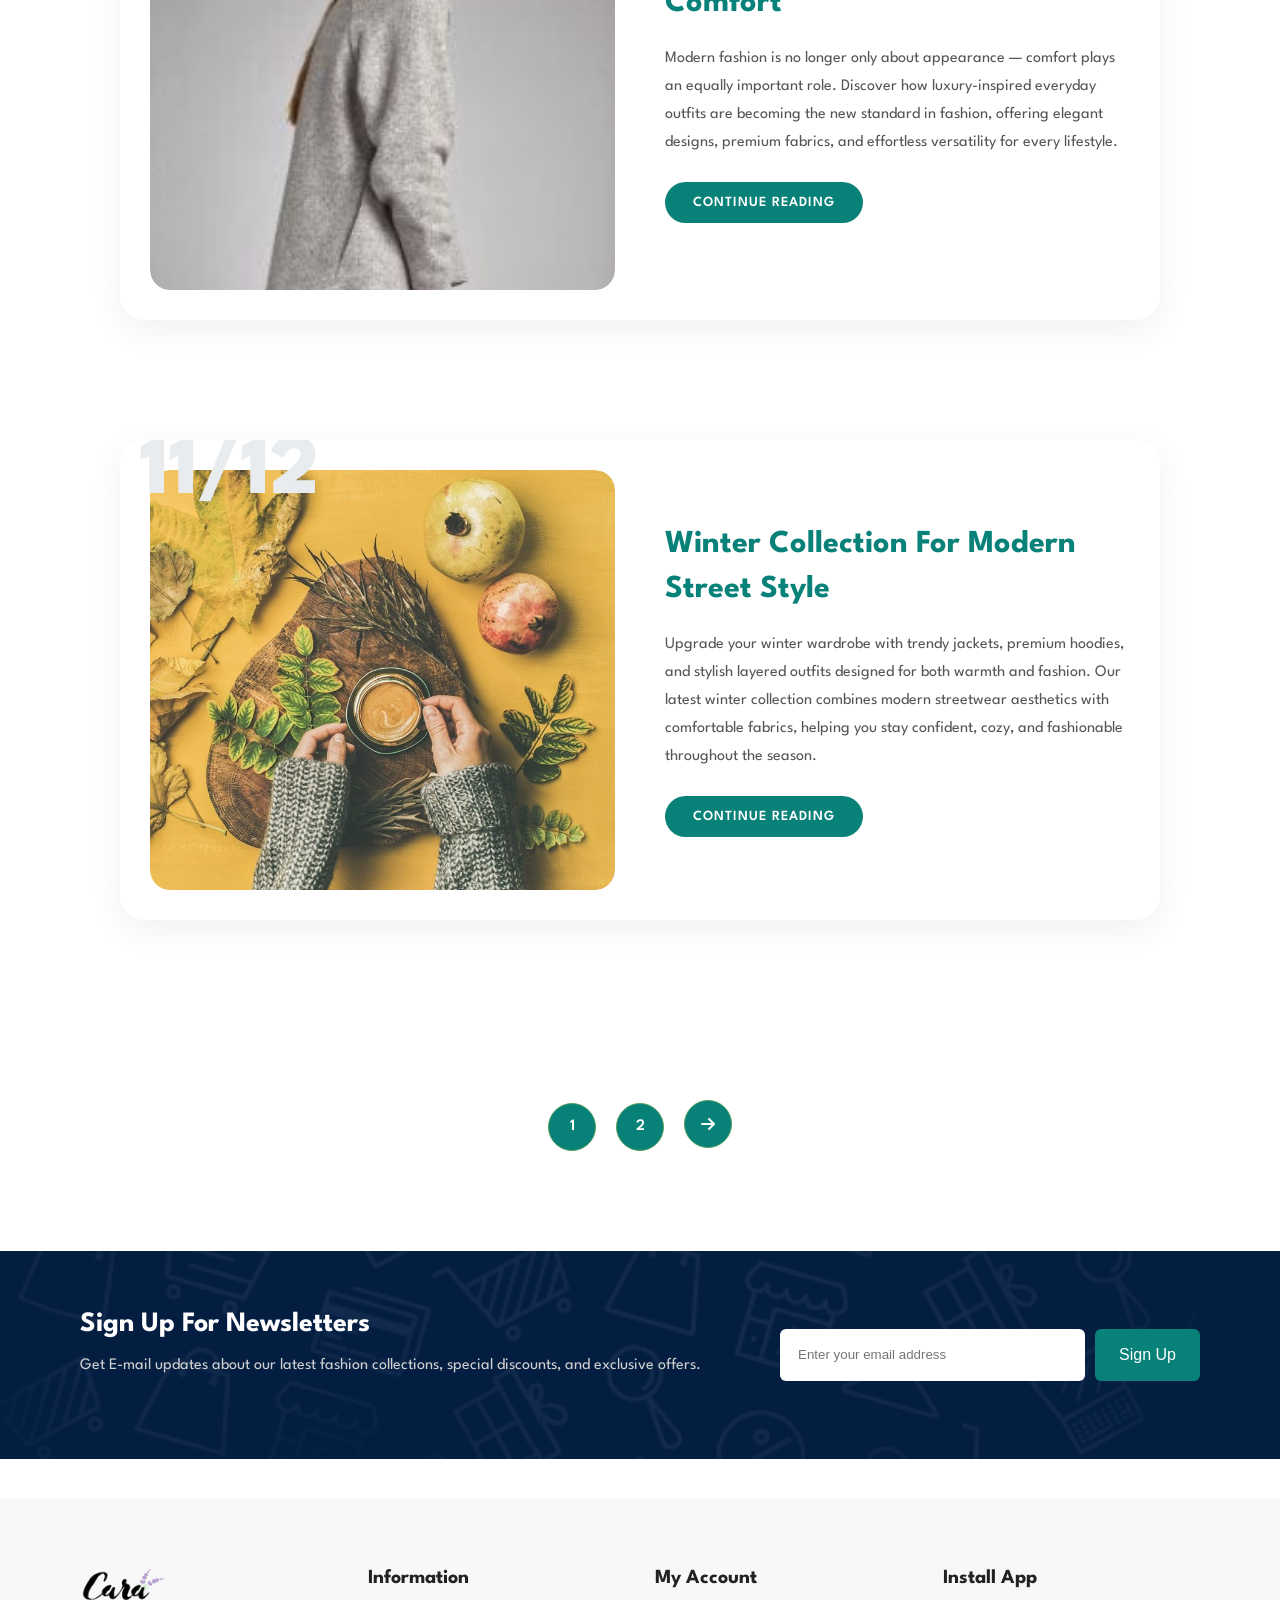
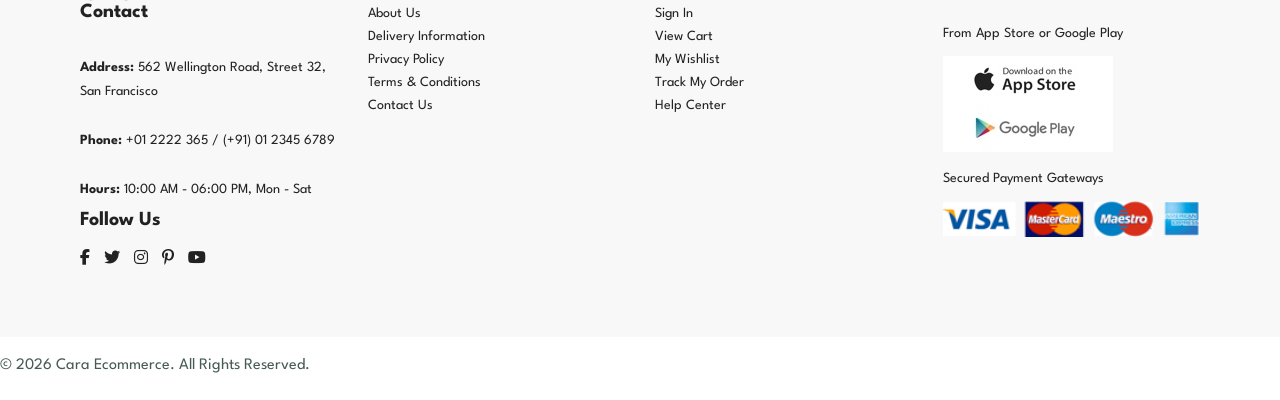
<file: Build And Deploy E-commerece site/blog.html>
<!DOCTYPE html>
<html lang="en">

<head>

    <!-- ================= META ================= -->

    <meta charset="UTF-8">
    <meta name="viewport" content="width=device-width, initial-scale=1.0">

    <!-- ================= TITLE ================= -->

    <title>Blog | Cara Ecommerce</title>

    <!-- ================= CSS ================= -->

    <link rel="stylesheet" href="style.css">

    <!-- ================= FONT AWESOME ================= -->

    <link rel="stylesheet"
        href="https://cdnjs.cloudflare.com/ajax/libs/font-awesome/6.4.2/css/all.min.css">

</head>

<body>

    <!-- ================= HEADER ================= -->

    <section id="header">

        <a href="index.html">
            <img src="img/logo.png" class="logo" alt="Cara Logo">
        </a>

        <div>

            <ul id="navbar">

                <li><a href="index.html">Home</a></li>
<li><a href="shop.html">Shop</a><li>
                <li><a href="sproduct.html">Products</a></li>

                <li><a class="active" href="blog.html">Blog</a></li>

                <li><a href="about.html">About</a></li>

                <li><a href="contact.html">Contact</a></li>

                <li>
                    <a href="cart.html">
                        <i class="fa-solid fa-bag-shopping"></i>
                    </a>
                </li>

            </ul>

        </div>

    </section>

    <!-- ================= BLOG HEADER ================= -->

    <section id="page-header" class="blog-header">

        <div class="text-box">

            <h2>#ReadMore</h2>

            <p>
                Read all case studies about our products, fashion collections,
                styling ideas, and modern lifestyle trends.
            </p>

        </div>

    </section>

    <!-- ================= BLOG SECTION ================= -->

    <section id="blog" class="section-p1">

        <!-- BLOG 1 -->

        <div class="blog-box">

            <div class="blog-img">

                <img src="img/blog/b1.jpg" alt="Cotton Hoodie Fashion">

            </div>

            <div class="blog-details">

                <h4>The Cotton-Jersey Zip-Up Hoodie</h4>

                <p>
                    Discover our premium cotton hoodie collection designed for
                    comfort, durability, and everyday street fashion. These
                    hoodies combine soft fabric with modern styling to create
                    the perfect outfit for casual wear, travel, and winter
                    fashion. Elevate your wardrobe with timeless essentials
                    crafted for both style and comfort.
                </p>

                <a href="#">
                    CONTINUE READING
                </a>

            </div>

            <h1>21/01</h1>

        </div>

        <!-- BLOG 2 -->

        <div class="blog-box">

            <div class="blog-img">

                <img src="img/blog/b2.jpg" alt="Modern Fashion Style">

            </div>

            <div class="blog-details">

                <h4>How To Style Modern Fashion Wear</h4>

                <p>
                    Learn how to combine premium outfits with elegant accessories
                    to create a professional and stylish appearance. From casual
                    fashion to modern office wear, discover practical styling
                    tips that help you express confidence, personality, and
                    sophistication through every look.
                </p>

                <a href="#">
                    CONTINUE READING
                </a>

            </div>

            <h1>13/01</h1>

        </div>

        <!-- BLOG 3 -->

        <div class="blog-box">

            <div class="blog-img">

                <img src="img/blog/b3.jpg" alt="Fashion Trends">

            </div>

            <div class="blog-details">

                <h4>Top Fashion Trends In 2026</h4>

                <p>
                    Explore the latest global fashion trends shaping the modern
                    clothing industry in 2026. From oversized streetwear and
                    minimalist designs to luxury casual collections, discover
                    trending colors, fabrics, and styles that are redefining
                    fashion for the next generation.
                </p>

                <a href="#">
                    CONTINUE READING
                </a>

            </div>

            <h1>05/01</h1>

        </div>

        <!-- BLOG 4 -->

        <div class="blog-box">

            <div class="blog-img">

                <img src="img/blog/b4.jpg" alt="Summer Collection">

            </div>

            <div class="blog-details">

                <h4>Premium Summer Collection Launch</h4>

                <p>
                    Introducing our newest summer collection featuring lightweight
                    fabrics, breathable designs, and vibrant seasonal colors.
                    Perfect for vacations, casual outings, and everyday comfort,
                    this collection blends modern fashion aesthetics with premium
                    quality materials for a refreshing summer style.
                </p>

                <a href="#">
                    CONTINUE READING
                </a>

            </div>

            <h1>29/12</h1>

        </div>

        <!-- BLOG 5 -->

        <div class="blog-box">

            <div class="blog-img">

                <img src="img/blog/b5.jpg" alt="Luxury Fashion">

            </div>

            <div class="blog-details">

                <h4>Luxury Fashion With Everyday Comfort</h4>

                <p>
                    Modern fashion is no longer only about appearance — comfort
                    plays an equally important role. Discover how luxury-inspired
                    everyday outfits are becoming the new standard in fashion,
                    offering elegant designs, premium fabrics, and effortless
                    versatility for every lifestyle.
                </p>

                <a href="#">
                    CONTINUE READING
                </a>

            </div>

            <h1>18/12</h1>

        </div>
         <!-- BLOG 6 -->

<div class="blog-box">

    <div class="blog-img">

        <img src="img/blog/b6.jpg" alt="Winter Fashion Collection">

    </div>

    <div class="blog-details">

        <h4>Winter Collection For Modern Street Style</h4>

        <p>
            Upgrade your winter wardrobe with trendy jackets, premium hoodies,
            and stylish layered outfits designed for both warmth and fashion.
            Our latest winter collection combines modern streetwear aesthetics
            with comfortable fabrics, helping you stay confident, cozy, and
            fashionable throughout the season.
        </p>

        <a href="#">
            CONTINUE READING
        </a>

    </div>

    <h1>11/12</h1>

</div>

    </section>

    <!-- ================= PAGINATION ================= -->

    <section id="pagination" class="section-p1">

        <a href="#">1</a>

        <a href="#">2</a>

        <a href="#">
            <i class="fas fa-arrow-right"></i>
        </a>

    </section>

    <!-- ================= NEWSLETTER ================= -->

    <section id="newsletter" class="section-p1 section-m1">

        <div class="newstext">

            <h4>Sign Up For Newsletters</h4>

            <p>
                Get E-mail updates about our latest fashion collections,
                special discounts, and exclusive offers.
            </p>

        </div>

        <div class="form">

            <input type="email" placeholder="Enter your email address">

            <button class="normal">
                Sign Up
            </button>

        </div>

    </section>

    <!-- ================= FOOTER ================= -->

    <footer class="section-p1">

        <!-- CONTACT -->

        <div class="col">

            <img class="logo" src="img/logo.png" alt="Logo">

            <h4>Contact</h4>

            <p>
                <strong>Address:</strong>
                562 Wellington Road, Street 32, San Francisco
            </p>

            <p>
                <strong>Phone:</strong>
                +01 2222 365 / (+91) 01 2345 6789
            </p>

            <p>
                <strong>Hours:</strong>
                10:00 AM - 06:00 PM, Mon - Sat
            </p>

            <div class="follow">

                <h4>Follow Us</h4>

                <div class="icon">

                    <i class="fab fa-facebook-f"></i>
                    <i class="fab fa-twitter"></i>
                    <i class="fab fa-instagram"></i>
                    <i class="fab fa-pinterest-p"></i>
                    <i class="fab fa-youtube"></i>

                </div>

            </div>

        </div>

        <!-- INFORMATION -->

        <div class="col">

            <h4>Information</h4>

            <a href="#">About Us</a>
            <a href="#">Delivery Information</a>
            <a href="#">Privacy Policy</a>
            <a href="#">Terms & Conditions</a>
            <a href="#">Contact Us</a>

        </div>

        <!-- ACCOUNT -->

        <div class="col">

            <h4>My Account</h4>

            <a href="#">Sign In</a>
            <a href="#">View Cart</a>
            <a href="#">My Wishlist</a>
            <a href="#">Track My Order</a>
            <a href="#">Help Center</a>

        </div>

        <!-- INSTALL APP -->

        <div class="col install">

            <h4>Install App</h4>

            <p>From App Store or Google Play</p>

            <div class="row">

                <img src="img/pay/app.jpg" alt="App Store">

                <img src="img/pay/play.jpg" alt="Google Play">

            </div>

            <p>Secured Payment Gateways</p>

            <img src="img/pay/pay.png" alt="Payment Methods">

        </div>

    </footer>

    <!-- ================= COPYRIGHT ================= -->

    <section class="copyright">

        <p>
            © 2026 Cara Ecommerce. All Rights Reserved.
        </p>

    </section>

    <!-- ================= JAVASCRIPT ================= -->

    <script src="script.js"></script>

</body>

</html>
</file>
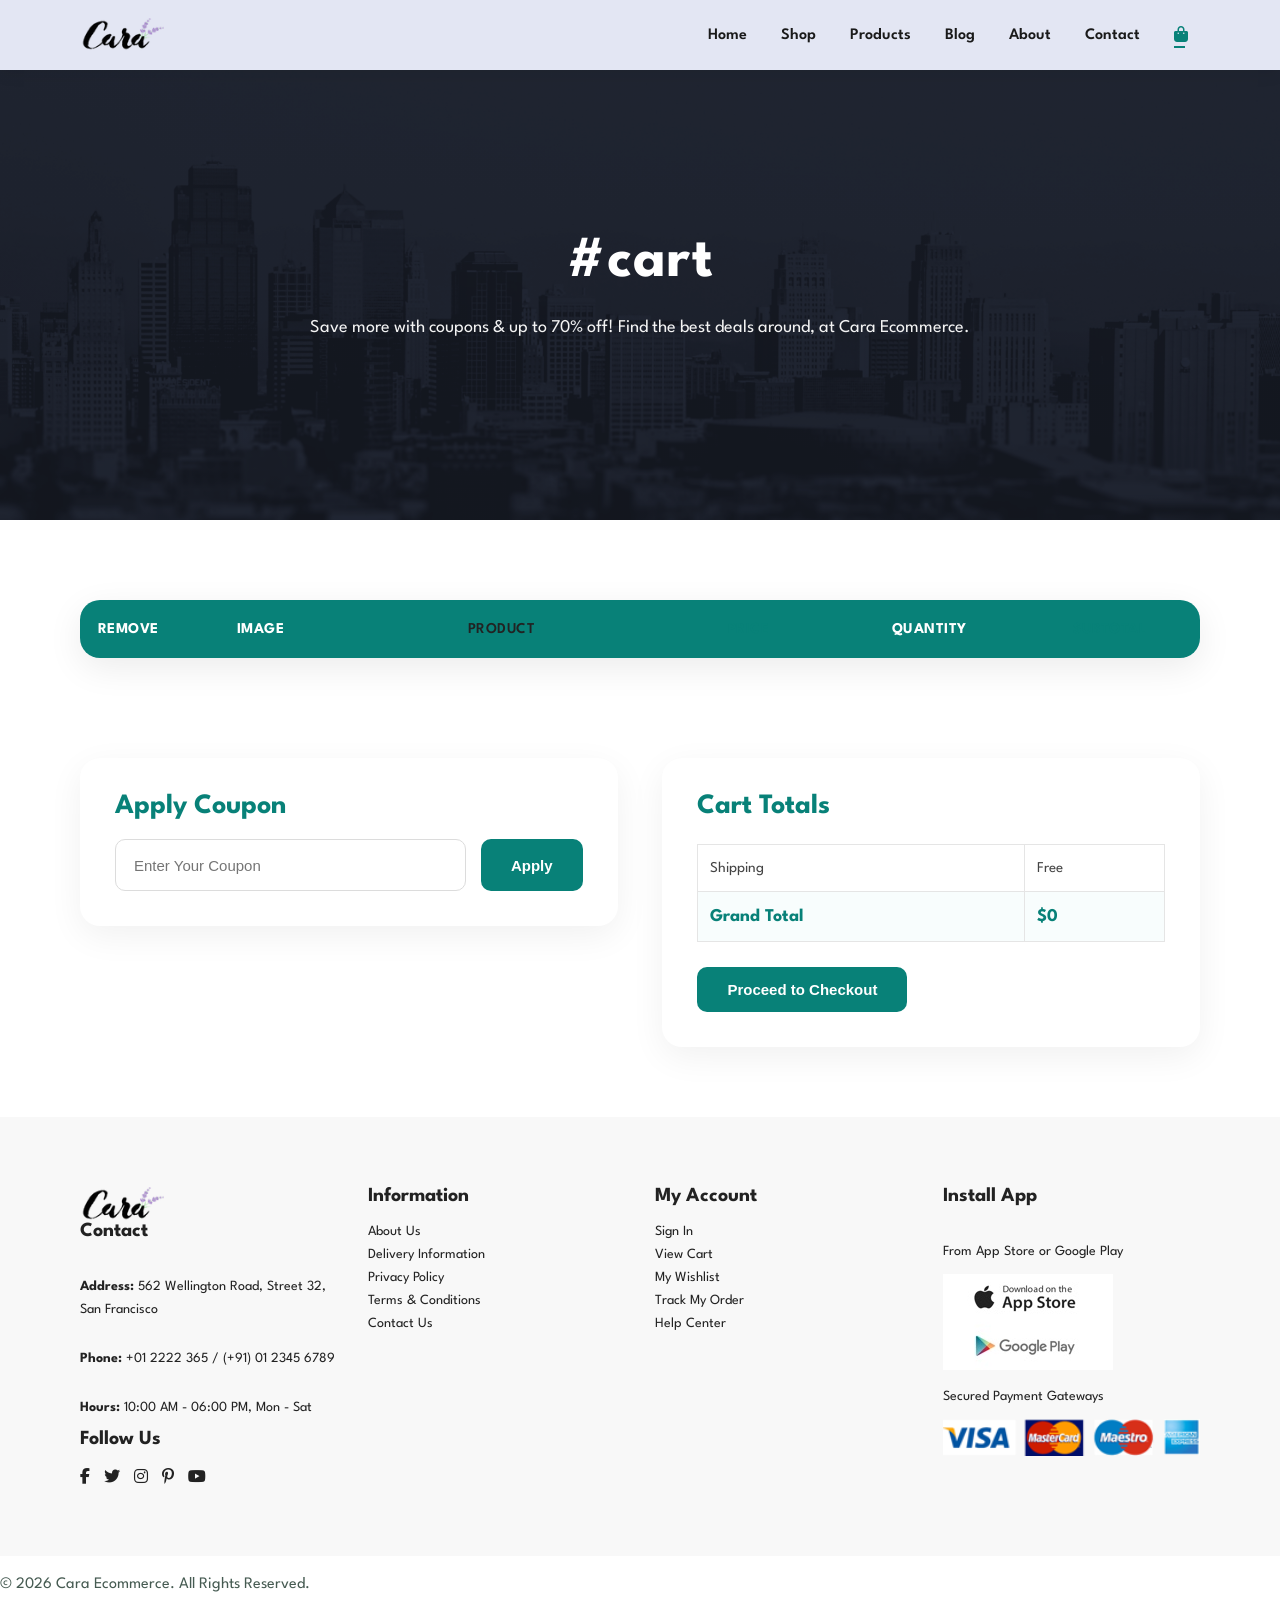
<file: Build And Deploy E-commerece site/cart.html>
<!DOCTYPE html>
<html lang="en">

<head>

    <!-- ================= META ================= -->

    <meta charset="UTF-8">
    <meta name="viewport" content="width=device-width, initial-scale=1.0">

    <!-- ================= TITLE ================= -->

    <title>Blog | Cara Ecommerce</title>

    <!-- ================= CSS ================= -->

    <link rel="stylesheet" href="style.css">

    <!-- ================= FONT AWESOME ================= -->

    <link rel="stylesheet"
        href="https://cdnjs.cloudflare.com/ajax/libs/font-awesome/6.4.2/css/all.min.css">

</head>

<body>

    <!-- ================= HEADER ================= -->

    <section id="header">

        <a href="index.html">
            <img src="img/logo.png" class="logo" alt="Cara Logo">
        </a>

        <div>

            <ul id="navbar">

                <li><a href="index.html">Home</a></li>
                <li><a href="shop.html">Shop</a></li> 
                <li><a href="sproducts.html">Products</a></li>

                <li><a href="blog.html">Blog</a></li>

                <li><a href="about.html">About</a></li>

                <li><a href="contact.html">Contact</a></li>

                <li>
                    <a class="active" href="cart.html">
                        <i class="fa-solid fa-bag-shopping"></i>
                    </a>
                </li>

            </ul>

        </div>

    </section>

    <!-- ================= ABOUT HEADER ================= -->

    <section id="page-header" class="about-header">

        <div class="text-box">

            <h2>#cart</h2>
            <p>
                Save more with coupons & up to 70% off! Find the best deals around, at
                Cara Ecommerce.
            </p>
        </div>
    </section>
    <section id="cart" class="section-p1">

        <table width="100%">

            <thead>

                <tr>
                    <td>Remove</td>
                    <td>Image</td>
                    <td>Product</td>
                    <td>Price</td>
                    <td>Quantity</td>
                    <td>Subtotal</td>
                </tr>

            </thead>

            <tbody id ="cart-items">

               </tbody>
            </tfoot>

        </table>
    </section>
<section id="cart-add" class="section-p1">

    <!-- Coupon Section -->

    <div id="coupon">

        <h3>Apply Coupon</h3>

        <div>
            <input type="text" placeholder="Enter Your Coupon">
            <button class="normal">Apply</button>
        </div>

    </div>

    <!-- Cart Total Section -->

    <div id="subtotal">

        <h3>Cart Totals</h3>

        <table>


            <tr>
                <td>Shipping</td>
                <td>Free</td>
            </tr>

            <tr>
                <td><strong >Grand Total</strong></td>
                <td><strong id = "grand-total">$0</strong></td>
            </tr>

        </table>

        <button class="normal">Proceed to Checkout</button>

    </div>

</section>
    <!-- ================= FOOTER ================= -->

    <footer class="section-p1">

        <!-- CONTACT -->

        <div class="col">

            <img class="logo" src="img/logo.png" alt="Logo">

            <h4>Contact</h4>

            <p>
                <strong>Address:</strong>
                562 Wellington Road, Street 32, San Francisco
            </p>

            <p>
                <strong>Phone:</strong>
                +01 2222 365 / (+91) 01 2345 6789
            </p>

            <p>
                <strong>Hours:</strong>
                10:00 AM - 06:00 PM, Mon - Sat
            </p>

            <div class="follow">

                <h4>Follow Us</h4>

                <div class="icon">

                    <i class="fab fa-facebook-f"></i>
                    <i class="fab fa-twitter"></i>
                    <i class="fab fa-instagram"></i>
                    <i class="fab fa-pinterest-p"></i>
                    <i class="fab fa-youtube"></i>

                </div>

            </div>

        </div>

        <!-- INFORMATION -->

        <div class="col">

            <h4>Information</h4>

            <a href="#">About Us</a>
            <a href="#">Delivery Information</a>
            <a href="#">Privacy Policy</a>
            <a href="#">Terms & Conditions</a>
            <a href="#">Contact Us</a>

        </div>

        <!-- ACCOUNT -->

        <div class="col">

            <h4>My Account</h4>

            <a href="#">Sign In</a>
            <a href="#">View Cart</a>
            <a href="#">My Wishlist</a>
            <a href="#">Track My Order</a>
            <a href="#">Help Center</a>

        </div>

        <!-- INSTALL APP -->

        <div class="col install">

            <h4>Install App</h4>

            <p>From App Store or Google Play</p>

            <div class="row">

                <img src="img/pay/app.jpg" alt="App Store">

                <img src="img/pay/play.jpg" alt="Google Play">

            </div>

            <p>Secured Payment Gateways</p>

            <img src="img/pay/pay.png" alt="Payment Methods">

        </div>

    </footer>

    <!-- ================= COPYRIGHT ================= -->

    <section class="copyright">

        <p>
            © 2026 Cara Ecommerce. All Rights Reserved.
        </p>

    </section>

    <!-- ================= JAVASCRIPT ================= -->

    <script src="cart.js"></script>

</body>

</html>
</file>
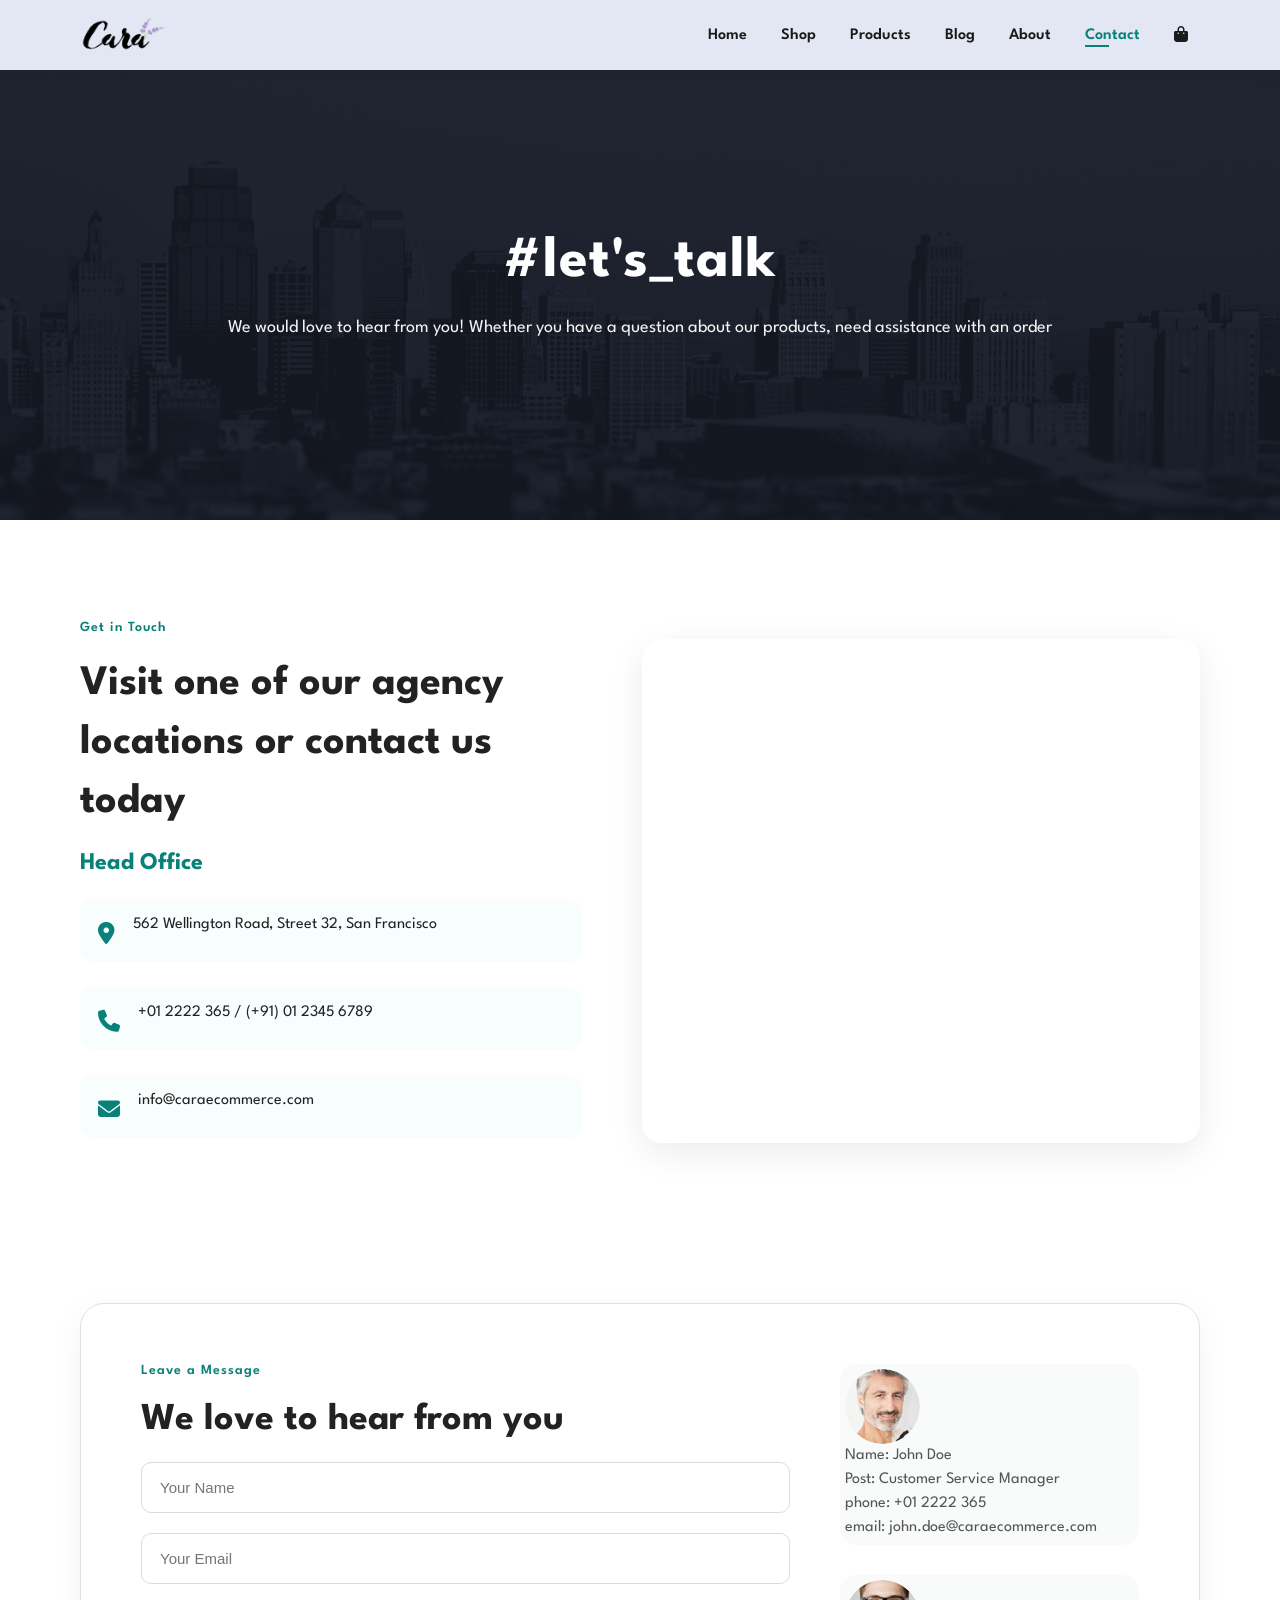
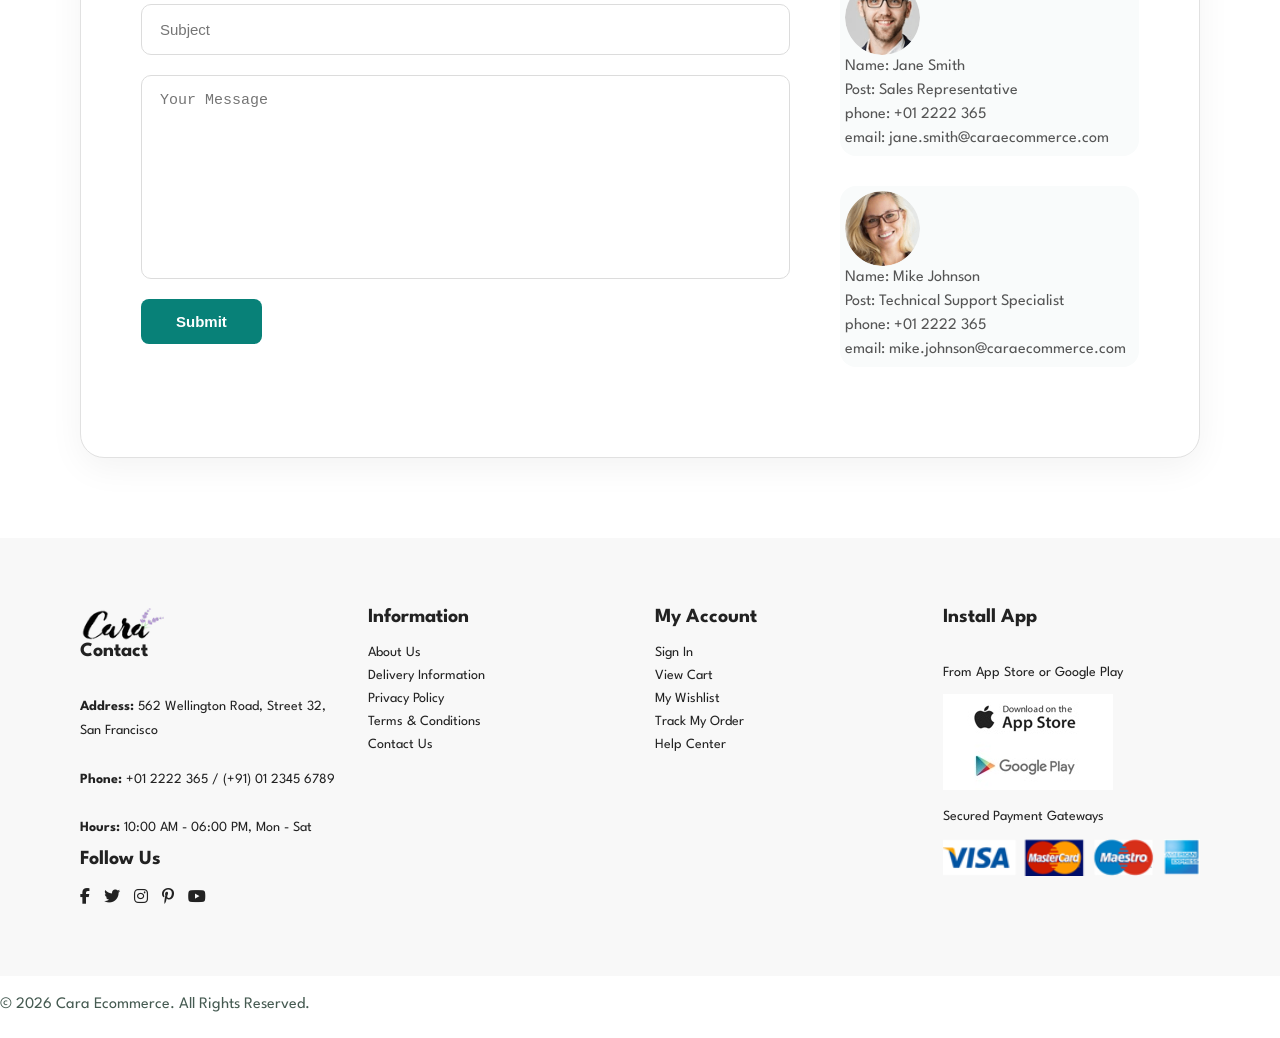
<file: Build And Deploy E-commerece site/contact.html>
<!DOCTYPE html>
<html lang="en">

<head>

    <!-- ================= META ================= -->

    <meta charset="UTF-8">
    <meta name="viewport" content="width=device-width, initial-scale=1.0">

    <!-- ================= TITLE ================= -->

    <title>Blog | Cara Ecommerce</title>

    <!-- ================= CSS ================= -->

    <link rel="stylesheet" href="style.css">

    <!-- ================= FONT AWESOME ================= -->

    <link rel="stylesheet"
        href="https://cdnjs.cloudflare.com/ajax/libs/font-awesome/6.4.2/css/all.min.css">

</head>

<body>

    <!-- ================= HEADER ================= -->

    <section id="header">

        <a href="index.html">
            <img src="img/logo.png" class="logo" alt="Cara Logo">
        </a>

        <div>

            <ul id="navbar">

                <li><a href="index.html">Home</a></li>
                <li><a href="shop.html">Shop</a></li>
                <li><a href="sproduct.html">Products</a></li>

                <li><a href="blog.html">Blog</a></li>

                <li><a href="about.html">About</a></li>

                <li><a class = "active" href="contact.html">Contact</a></li>

                <li>
                    <a href="cart.html">
                        <i class="fa-solid fa-bag-shopping"></i>
                    </a>
                </li>

            </ul>

        </div>

    </section>

    <!-- ================= ABOUT HEADER ================= -->

    <section id="page-header" class="about-header">

        <div class="text-box">

            <h2>#let's_talk</h2>

            <p>
                We would love to hear from you! Whether you have a question about our products, need assistance with an order
            </p>

        </div>

    </section>
       <section id="contact-details" class="section-p1">

        <div class="details">

            <span>Get in Touch</span>

            <h2>Visit one of our agency locations or contact us today</h2>

            <h3>Head Office</h3>

            <div>
                <li>
                    <i class="fa-solid fa-location-dot"></i>
                    562 Wellington Road, Street 32, San Francisco
                </li>

                <li>
                    <i class="fa-solid fa-phone"></i>
                    +01 2222 365 / (+91) 01 2345 6789
                </li>

                <li>
                    <i class="fa-solid fa-envelope"></i>
                    info@caraecommerce.com
                </li>
            </div>
        </div>
        <div class ="map">
            <iframe
                src="https://www.google.com/maps/embed?pb=!1m18!1m12!1m3!1d3576.892013644988!2d78.2259512!3d26.297600499999998!2m3!1f0!2f0!3f0!3m2!1i1024!2i768!4f13.1!3m3!1m2!1s0x3976c09789281d6d%3A0x954ceb91674f7040!2sRajmata%20Vijayaraje%20Scindia%20Airport%20Gwalior!5e0!3m2!1sen!2sin!4v1779006169779!5m2!1sen!2sin"
                width="600" height="450" style="border:0;" allowfullscreen="" loading="lazy"
                referrerpolicy="no-referrer-when-downgrade"></iframe>
       </section>
    </section>
    <section id="form-details" class="section-p1">

        <form action="">

            <span>Leave a Message</span>

            <h2>We love to hear from you</h2>

            <input type="text" placeholder="Your Name">

            <input type="email" placeholder="Your Email">

            <input type="text" placeholder="Subject">

            <textarea name="" id="" cols="30" rows="10" placeholder="Your Message"></textarea>

            <button class="normal">Submit</button>

        </form>
<div class="people">

            <div>
                <img src="img/people/1.png" alt="Person 1">
                <p>Name: John Doe</p>
                <p>Post: Customer Service Manager</p>
                <p>phone: +01 2222 365</p>
                <p>email: john.doe@caraecommerce.com</p>
            </div>

            <div>
                <img src="img/people/2.png" alt="Person 2">
                <p>Name: Jane Smith</p>
                <p>Post: Sales Representative</p>
                <p>phone: +01 2222 365</p>
                <p>email: jane.smith@caraecommerce.com</p>
            </div>

            <div>
                <img src="img/people/3.png" alt="Person 3">
                <p>Name: Mike Johnson</p>
                <p>Post: Technical Support Specialist</p>
                <p>phone: +01 2222 365</p>
                <p>email: mike.johnson@caraecommerce.com</p>
            </div>

        </div>  
    </section>
    <!-- ================= FOOTER ================= -->

    <footer class="section-p1">

        <!-- CONTACT -->

        <div class="col">

            <img class="logo" src="img/logo.png" alt="Logo">

            <h4>Contact</h4>

            <p>
                <strong>Address:</strong>
                562 Wellington Road, Street 32, San Francisco
            </p>

            <p>
                <strong>Phone:</strong>
                +01 2222 365 / (+91) 01 2345 6789
            </p>

            <p>
                <strong>Hours:</strong>
                10:00 AM - 06:00 PM, Mon - Sat
            </p>

            <div class="follow">

                <h4>Follow Us</h4>

                <div class="icon">

                    <i class="fab fa-facebook-f"></i>
                    <i class="fab fa-twitter"></i>
                    <i class="fab fa-instagram"></i>
                    <i class="fab fa-pinterest-p"></i>
                    <i class="fab fa-youtube"></i>

                </div>

            </div>

        </div>

        <!-- INFORMATION -->

        <div class="col">

            <h4>Information</h4>

            <a href="#">About Us</a>
            <a href="#">Delivery Information</a>
            <a href="#">Privacy Policy</a>
            <a href="#">Terms & Conditions</a>
            <a href="#">Contact Us</a>

        </div>

        <!-- ACCOUNT -->

        <div class="col">

            <h4>My Account</h4>

            <a href="#">Sign In</a>
            <a href="#">View Cart</a>
            <a href="#">My Wishlist</a>
            <a href="#">Track My Order</a>
            <a href="#">Help Center</a>

        </div>

        <!-- INSTALL APP -->

        <div class="col install">

            <h4>Install App</h4>

            <p>From App Store or Google Play</p>

            <div class="row">

                <img src="img/pay/app.jpg" alt="App Store">

                <img src="img/pay/play.jpg" alt="Google Play">

            </div>

            <p>Secured Payment Gateways</p>

            <img src="img/pay/pay.png" alt="Payment Methods">

        </div>

    </footer>

    <!-- ================= COPYRIGHT ================= -->

    <section class="copyright">

        <p>
            © 2026 Cara Ecommerce. All Rights Reserved.
        </p>

    </section>

    <!-- ================= JAVASCRIPT ================= -->

    <script src="script.js"></script>

</body>

</html>
</file>
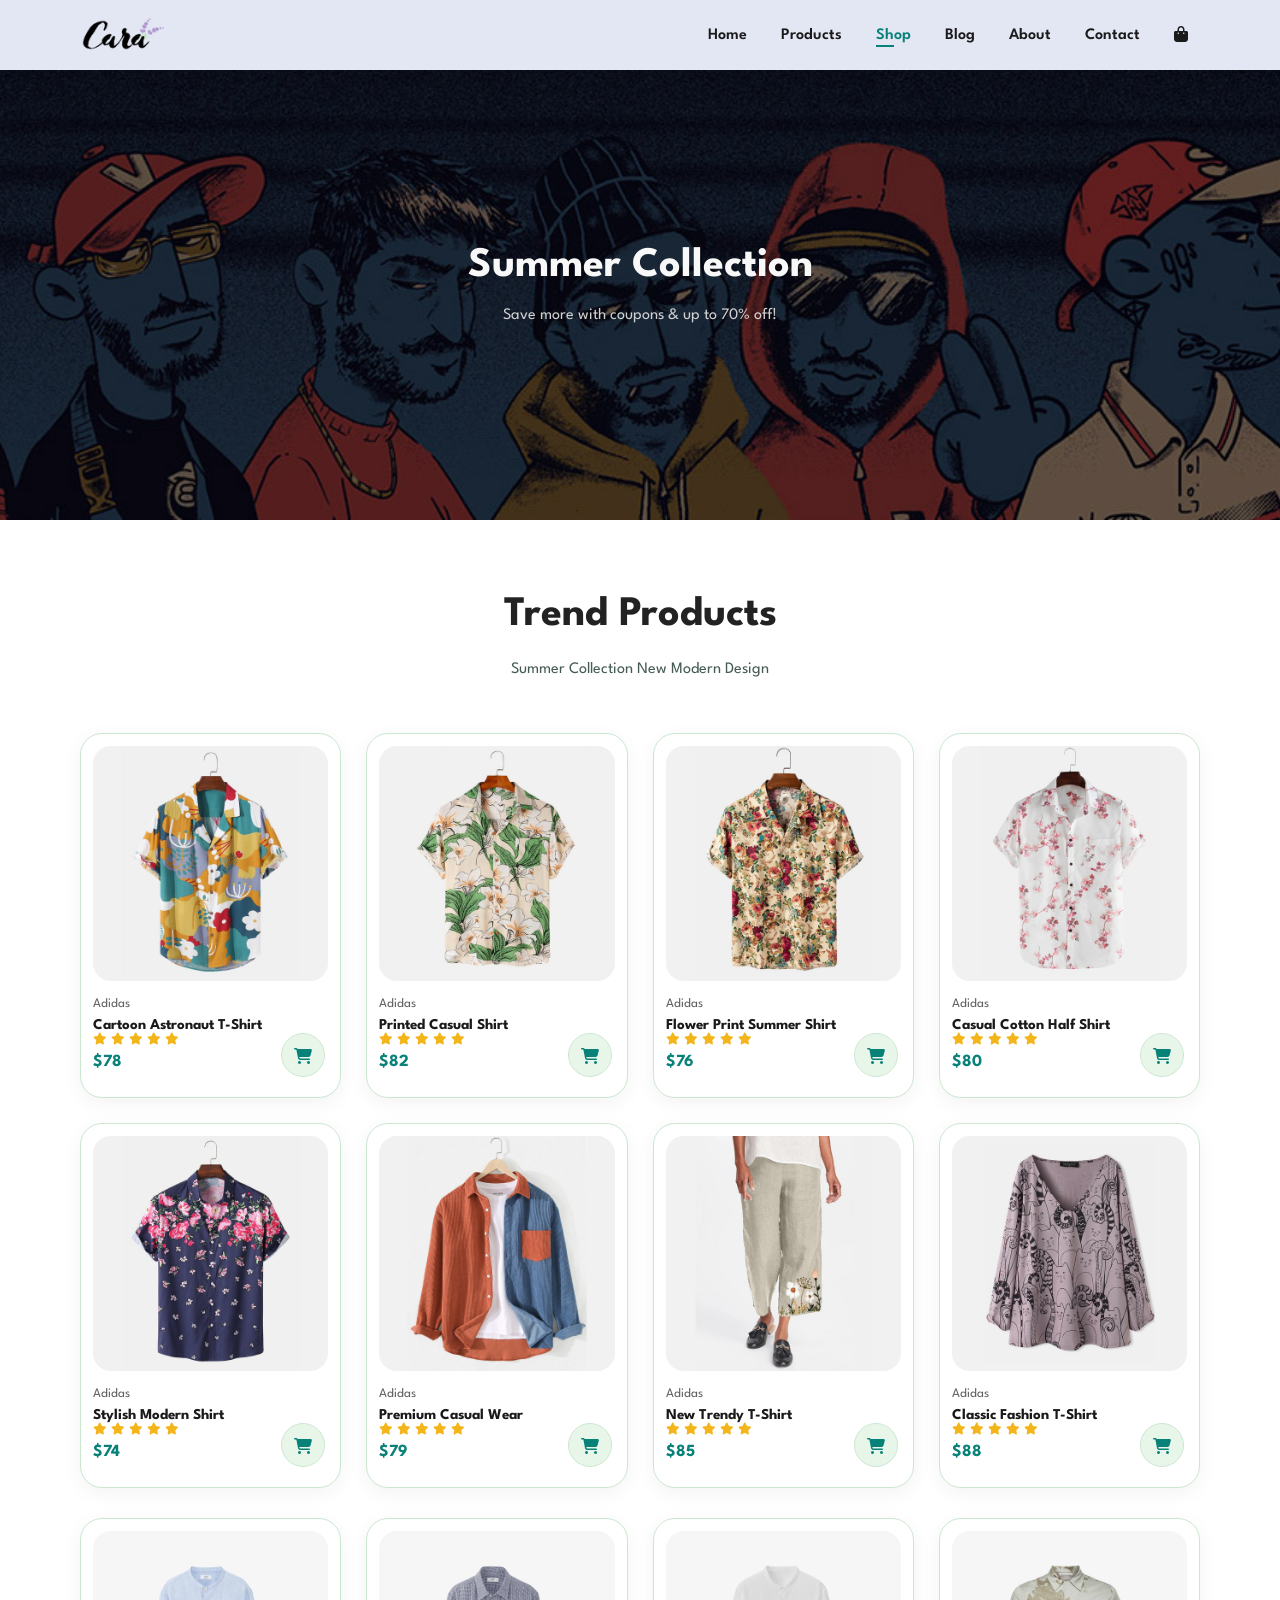
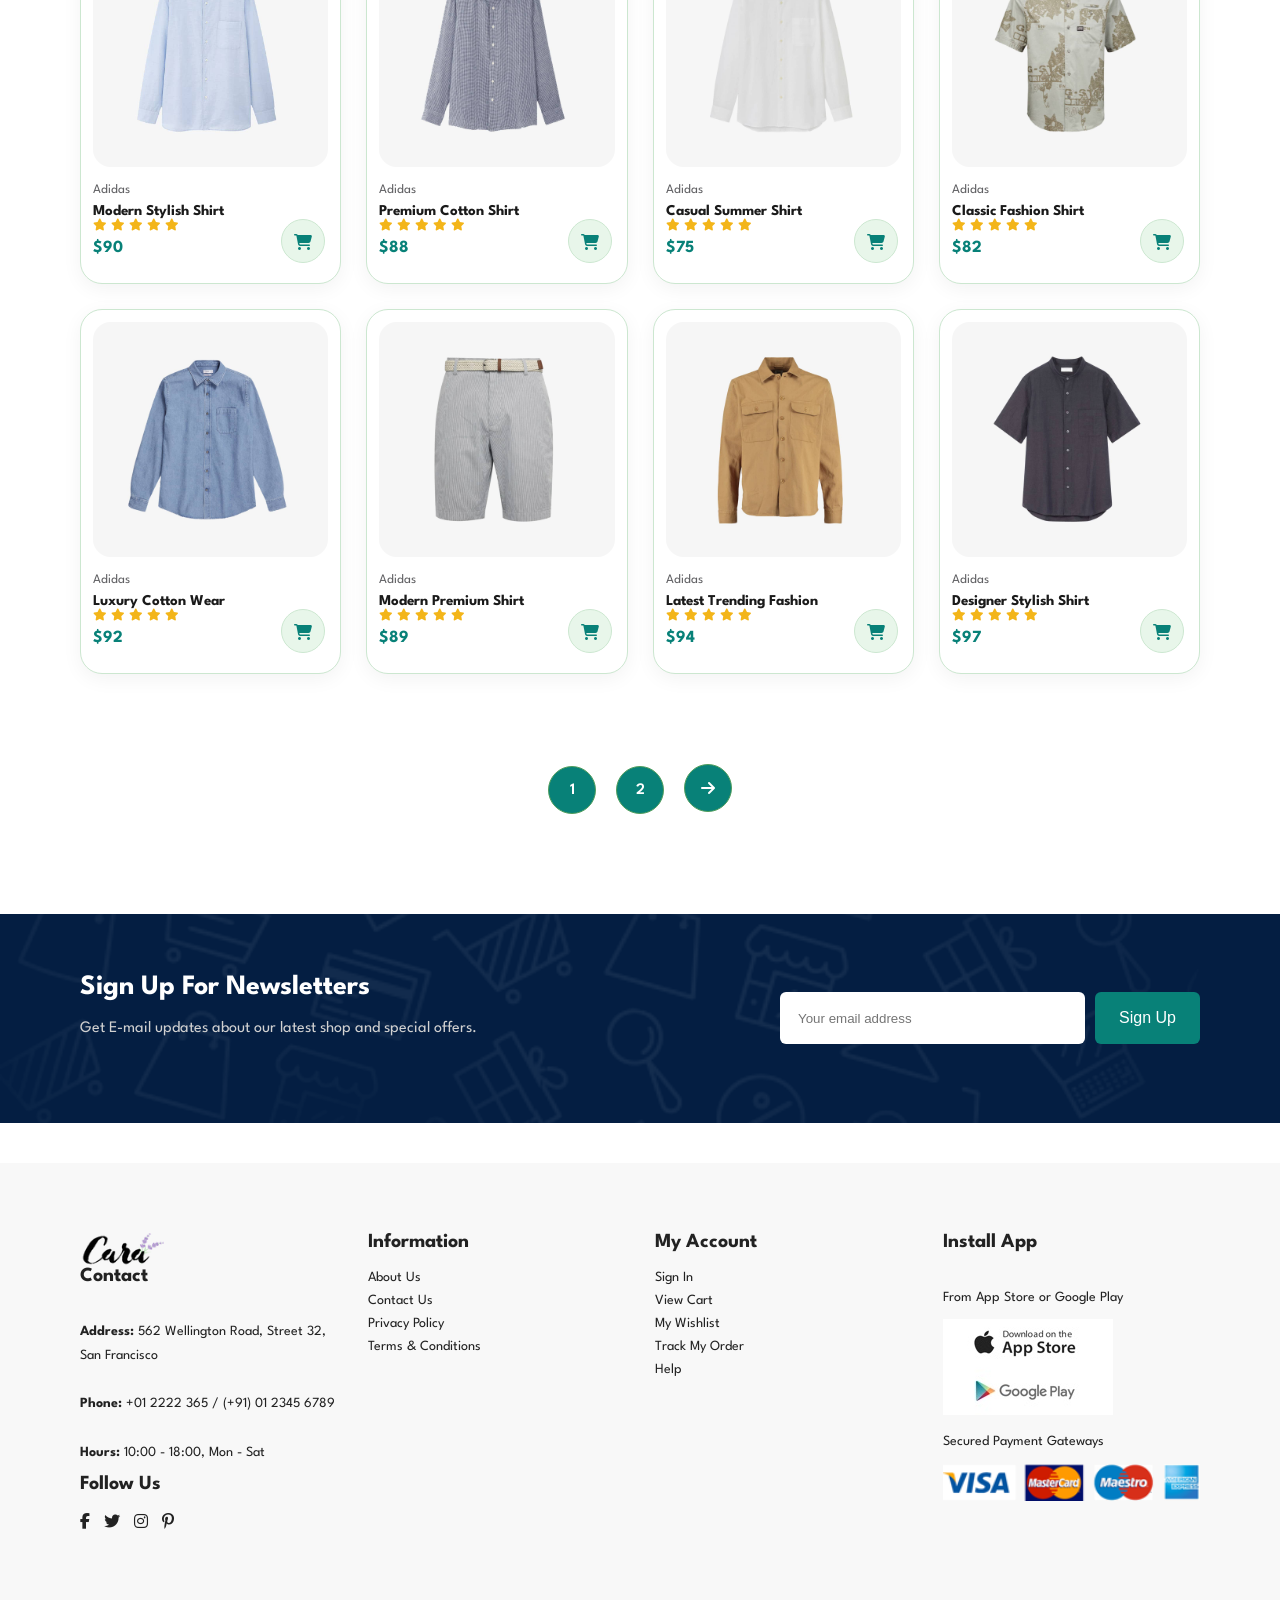
<file: Build And Deploy E-commerece site/shop.html>
<!DOCTYPE html>
<html lang="en">

<head>

    <meta charset="UTF-8">

    <meta name="viewport" content="width=device-width, initial-scale=1.0">

    <title>Ecommerce Site</title>

    <!-- CSS -->
    <link rel="stylesheet" href="style.css">

    <!-- Font Awesome -->
    <link rel="stylesheet"
        href="https://cdnjs.cloudflare.com/ajax/libs/font-awesome/6.4.2/css/all.min.css">

</head>

<body>

    <!-- ================= HEADER ================= -->

    <section id="header">

        <a href="#">
            <img src="img/logo.png" class="logo" alt="Logo">
        </a>

        <div>

            <ul id="navbar">

                <li><a href="index.html">Home</a></li>

                <li><a href="sproduct.html">Products</a></li>
                 <li><a class = "active" href="shop.html">Shop</a></li>
                <li><a href="blog.html">Blog</a></li>

                <li><a href="about.html">About</a></li>

                <li><a href="contact.html">Contact</a></li>

                <li>
                    <a href="cart.html">
                        <i class="fa-solid fa-bag-shopping"></i>
                    </a>
                </li>

            </ul>

        </div>

    </section>

    <!-- ================= PAGE HEADER ================= -->

    <section id="page-header">

        <div class="text-box">


            <h2>Summer Collection</h2>

            <p>Save more with coupons & up to 70% off!</p>

        </div>

    </section>

    <!-- ================= TRENDS PRODUCTS ================= -->

    <section id="product1" class="section-p1">

        <h2>Trend Products</h2>

        <p>Summer Collection New Modern Design</p>

        <!-- PRODUCTS CONTAINER -->
        <div class="pro-container">

            <!-- PRODUCT 1 -->
            <div class="pro" 
onclick="window.location.href='sproduct.html?img=img/products/f1.jpg&name=Cartoon Astronaut T-Shirt&price=$78'">

                <img src="img/products/f1.jpg" alt="">

                <div class="des">

                    <span>Adidas</span>

                    <h5>Cartoon Astronaut T-Shirt</h5>

                    <div class="star">
                        <i class="fas fa-star"></i>
                        <i class="fas fa-star"></i>
                        <i class="fas fa-star"></i>
                        <i class="fas fa-star"></i>
                        <i class="fas fa-star"></i>
                    </div>

                    <h4>$78</h4>

                </div>

                <a href="#">
                    <i class="fa-solid fa-cart-shopping cart"></i>
                </a>

            </div>

            <!-- PRODUCT 2 -->
            <div class="pro" onclick="window.location.href='sproduct.html?img=img/products/f2.jpg&name=Printed Casual Shirt&price=$82'">

                <img src="img/products/f2.jpg" alt="">

                <div class="des">

                    <span>Adidas</span>

                    <h5>Printed Casual Shirt</h5>

                    <div class="star">
                        <i class="fas fa-star"></i>
                        <i class="fas fa-star"></i>
                        <i class="fas fa-star"></i>
                        <i class="fas fa-star"></i>
                        <i class="fas fa-star"></i>
                    </div>

                    <h4>$82</h4>

                </div>

                <a href="#">
                    <i class="fa-solid fa-cart-shopping cart"></i>
                </a>

            </div>

            <!-- PRODUCT 3 -->
            <div class="pro" onclick="window.location.href='sproduct.html?img=img/products/f3.jpg&name=Flower Print Summer Shirt&price=$76'">

                <img src="img/products/f3.jpg" alt="">

                <div class="des">

                    <span>Adidas</span>

                    <h5>Flower Print Summer Shirt</h5>

                    <div class="star">
                        <i class="fas fa-star"></i>
                        <i class="fas fa-star"></i>
                        <i class="fas fa-star"></i>
                        <i class="fas fa-star"></i>
                        <i class="fas fa-star"></i>
                    </div>

                    <h4>$76</h4>

                </div>

                <a href="#">
                    <i class="fa-solid fa-cart-shopping cart"></i>
                </a>

            </div>

            <!-- PRODUCT 4 -->
            <div class="pro" onclick="window.location.href='sproduct.html?img=img/products/f4.jpg&name=Casual Cotton Half Shirt&price=$80'">

                <img src="img/products/f4.jpg" alt="">

                <div class="des">

                    <span>Adidas</span>

                    <h5>Casual Cotton Half Shirt</h5>

                    <div class="star">
                        <i class="fas fa-star"></i>
                        <i class="fas fa-star"></i>
                        <i class="fas fa-star"></i>
                        <i class="fas fa-star"></i>
                        <i class="fas fa-star"></i>
                    </div>

                    <h4>$80</h4>

                </div>

                <a href="#">
                    <i class="fa-solid fa-cart-shopping cart"></i>
                </a>

            </div>

            <!-- PRODUCT 5 -->
            <div class="pro" onclick="window.location.href='sproduct.html?img=img/products/f5.jpg&name=Stylish Modern Shirt&price=$74'">

                <img src="img/products/f5.jpg" alt="">

                <div class="des">

                    <span>Adidas</span>

                    <h5>Stylish Modern Shirt</h5>

                    <div class="star">
                        <i class="fas fa-star"></i>
                        <i class="fas fa-star"></i>
                        <i class="fas fa-star"></i>
                        <i class="fas fa-star"></i>
                        <i class="fas fa-star"></i>
                    </div>

                    <h4>$74</h4>

                </div>

                <a href="#">
                    <i class="fa-solid fa-cart-shopping cart"></i>
                </a>

            </div>

            <!-- PRODUCT 6 -->
            <div class="pro" onclick="window.location.href='sproduct.html?img=img/products/f6.jpg&name=Premium Casual Wear&price=$79'">

                <img src="img/products/f6.jpg" alt="">

                <div class="des">

                    <span>Adidas</span>

                    <h5>Premium Casual Wear</h5>

                    <div class="star">
                        <i class="fas fa-star"></i>
                        <i class="fas fa-star"></i>
                        <i class="fas fa-star"></i>
                        <i class="fas fa-star"></i>
                        <i class="fas fa-star"></i>
                    </div>

                    <h4>$79</h4>

                </div>

                <a href="#">
                    <i class="fa-solid fa-cart-shopping cart"></i>
                </a>

            </div>

            <!-- PRODUCT 7 -->
            <div class="pro" onclick="window.location.href='sproduct.html?img=img/products/f7.jpg&name=New Trendy T-Shirt&price=$85'">

                <img src="img/products/f7.jpg" alt="">

                <div class="des">

                    <span>Adidas</span>

                    <h5>New Trendy T-Shirt</h5>

                    <div class="star">
                        <i class="fas fa-star"></i>
                        <i class="fas fa-star"></i>
                        <i class="fas fa-star"></i>
                        <i class="fas fa-star"></i>
                        <i class="fas fa-star"></i>
                    </div>

                    <h4>$85</h4>

                </div>

                <a href="#">
                    <i class="fa-solid fa-cart-shopping cart"></i>
                </a>

            </div>

            <!-- PRODUCT 8 -->
            <div class="pro" onclick="window.location.href='sproduct.html?img=img/products/f8.jpg&name=Classic Fashion T-Shirt&price=$88'">

                <img src="img/products/f8.jpg" alt="">

                <div class="des">

                    <span>Adidas</span>

                    <h5>Classic Fashion T-Shirt</h5>

                    <div class="star">
                        <i class="fas fa-star"></i>
                        <i class="fas fa-star"></i>
                        <i class="fas fa-star"></i>
                        <i class="fas fa-star"></i>
                        <i class="fas fa-star"></i>
                    </div>

                    <h4>$88</h4>

                </div>

                <a href="#">
                    <i class="fa-solid fa-cart-shopping cart"></i>
                </a>

            </div>

        </div>
        <div class="pro-container">

            <!-- PRODUCT 1 -->
            <div class="pro" onclick="window.location.href='sproduct.html?img=img/products/n1.jpg&name=Modern Stylish Shirt&price=$90'">

                <img src="img/products/n1.jpg" alt="">

                <div class="des">

                    <span>Adidas</span>

                    <h5>Modern Stylish Shirt</h5>

                    <div class="star">
                        <i class="fas fa-star"></i>
                        <i class="fas fa-star"></i>
                        <i class="fas fa-star"></i>
                        <i class="fas fa-star"></i>
                        <i class="fas fa-star"></i>
                    </div>

                    <h4>$90</h4>

                </div>

                <a href="#">
                    <i class="fa-solid fa-cart-shopping cart"></i>
                </a>

            </div>

            <!-- PRODUCT 2 -->
            <div class="pro" onclick="window.location.href='sproduct.html?img=img/products/n2.jpg&name=Premium Cotton Shirt&price=$88'">

                <img src="img/products/n2.jpg" alt="">

                <div class="des">

                    <span>Adidas</span>

                    <h5>Premium Cotton Shirt</h5>

                    <div class="star">
                        <i class="fas fa-star"></i>
                        <i class="fas fa-star"></i>
                        <i class="fas fa-star"></i>
                        <i class="fas fa-star"></i>
                        <i class="fas fa-star"></i>
                    </div>

                    <h4>$88</h4>

                </div>

                <a href="#">
                    <i class="fa-solid fa-cart-shopping cart"></i>
                </a>

            </div>

            <!-- PRODUCT 3 -->
            <div class="pro" onclick="window.location.href='sproduct.html?img=img/products/n3.jpg&name=Casual Summer Shirt&price=$75'">

                <img src="img/products/n3.jpg" alt="">

                <div class="des">

                    <span>Adidas</span>

                    <h5>Casual Summer Shirt</h5>

                    <div class="star">
                        <i class="fas fa-star"></i>
                        <i class="fas fa-star"></i>
                        <i class="fas fa-star"></i>
                        <i class="fas fa-star"></i>
                        <i class="fas fa-star"></i>
                    </div>

                    <h4>$75</h4>

                </div>

                <a href="#">
                    <i class="fa-solid fa-cart-shopping cart"></i>
                </a>

            </div>

            <!-- PRODUCT 4 -->
            <div class="pro" onclick="window.location.href='sproduct.html?img=img/products/n4.jpg&name=Classic Fashion Shirt&price=$82'">

                <img src="img/products/n4.jpg" alt="">

                <div class="des">

                    <span>Adidas</span>

                    <h5>Classic Fashion Shirt</h5>

                    <div class="star">
                        <i class="fas fa-star"></i>
                        <i class="fas fa-star"></i>
                        <i class="fas fa-star"></i>
                        <i class="fas fa-star"></i>
                        <i class="fas fa-star"></i>
                    </div>

                    <h4>$82</h4>

                </div>

                <a href="#">
                    <i class="fa-solid fa-cart-shopping cart"></i>
                </a>

            </div>

            <!-- PRODUCT 5 -->
            <div class="pro" onclick="window.location.href='sproduct.html?img=img/products/n5.jpg&name=Luxury Cotton Wear&price=$92'">

                <img src="img/products/n5.jpg" alt="">

                <div class="des">

                    <span>Adidas</span>

                    <h5>Luxury Cotton Wear</h5>

                    <div class="star">
                        <i class="fas fa-star"></i>
                        <i class="fas fa-star"></i>
                        <i class="fas fa-star"></i>
                        <i class="fas fa-star"></i>
                        <i class="fas fa-star"></i>
                    </div>

                    <h4>$92</h4>

                </div>

                <a href="#">
                    <i class="fa-solid fa-cart-shopping cart"></i>
                </a>

            </div>

            <!-- PRODUCT 6 -->
            <div class="pro" onclick="window.location.href='sproduct.html?img=img/products/n6.jpg&name=Modern Premium Shirt&price=$89'">

                <img src="img/products/n6.jpg" alt="">

                <div class="des">

                    <span>Adidas</span>

                    <h5>Modern Premium Shirt</h5>

                    <div class="star">
                        <i class="fas fa-star"></i>
                        <i class="fas fa-star"></i>
                        <i class="fas fa-star"></i>
                        <i class="fas fa-star"></i>
                        <i class="fas fa-star"></i>
                    </div>

                    <h4>$89</h4>

                </div>

                <a href="#">
                    <i class="fa-solid fa-cart-shopping cart"></i>
                </a>

            </div>

            <!-- PRODUCT 7 -->
            <div class="pro" onclick="window.location.href='sproduct.html?img=img/products/n7.jpg&name=Latest Trending Fashion&price=$94'">

                <img src="img/products/n7.jpg" alt="">

                <div class="des">

                    <span>Adidas</span>

                    <h5>Latest Trending Fashion</h5>

                    <div class="star">
                        <i class="fas fa-star"></i>
                        <i class="fas fa-star"></i>
                        <i class="fas fa-star"></i>
                        <i class="fas fa-star"></i>
                        <i class="fas fa-star"></i>
                    </div>

                    <h4>$94</h4>

                </div>

                <a href="#">
                    <i class="fa-solid fa-cart-shopping cart"></i>
                </a>

            </div>

            <!-- PRODUCT 8 -->
            <div class="pro" onclick="window.location.href='sproduct.html?img=img/products/n8.jpg&name=Designer Stylish Shirt&price=$97'">

                <img src="img/products/n8.jpg" alt="">

                <div class="des">

                    <span>Adidas</span>

                    <h5>Designer Stylish Shirt</h5>

                    <div class="star">
                        <i class="fas fa-star"></i>
                        <i class="fas fa-star"></i>
                        <i class="fas fa-star"></i>
                        <i class="fas fa-star"></i>
                        <i class="fas fa-star"></i>
                    </div>

                    <h4>$97</h4>

                </div>

                <a href="#">
                    <i class="fa-solid fa-cart-shopping cart"></i>
                </a>

            </div>

        </div>

    </section>
    <section id="pagination" class="section-p1">

        <a href="#">1</a>
        <a href="#">2</a>
        <a href="#"><i class="fas fa-arrow-right"></i></a>

    </section>

    <!-- ================= BANNER 3 ================= -->

    <section id="newsletter" class="section-p1 section-m1">

        <div class="newstext">

            <h4>Sign Up For Newsletters</h4>

            <p>Get E-mail updates about our latest shop and special offers.</p>

        </div>

        <div class="form">

            <input type="text" placeholder="Your email address">

            <button class="normal">Sign Up</button>

        </div>

    </section>
<footer class="section-p1">
        <div class="col">

            <img class="logo" src="img/logo.png" alt="">

            <h4>Contact</h4>

            <p><strong>Address: </strong> 562 Wellington Road, Street 32, San Francisco</p>

            <p><strong>Phone: </strong> +01 2222 365 / (+91) 01 2345 6789</p>

            <p><strong>Hours: </strong> 10:00 - 18:00, Mon - Sat</p>

            <div class="follow">

                <h4>Follow Us</h4>

                <div class="icon">

                    <i class="fab fa-facebook-f"></i>
                    <i class="fab fa-twitter"></i>
                    <i class="fab fa-instagram"></i>
                    <i class="fab fa-pinterest-p"></i>

                </div>

            </div>
            </div>
        <div class="col">

            <h4>Information</h4>

            <a href="#">About Us</a>
            <a href="#">Contact Us</a>
            <a href="#">Privacy Policy</a>
            <a href="#">Terms & Conditions</a>

        </div>
        <div class="col">

            <h4>My Account</h4>

            <a href="#">Sign In</a>
            <a href="#">View Cart</a>
            <a href="#">My Wishlist</a>
            <a href="#">Track My Order</a>
            <a href="#">Help</a>

        </div>
        <div class="col install">

            <h4>Install App</h4>

            <p>From App Store or Google Play</p>

            <div class="row">

                <img src="img/pay/app.jpg" alt="">

                <img src="img/pay/play.jpg" alt="">

            </div>

            <p>Secured Payment Gateways</p>

            <img src="img/pay/pay.png" alt="">

        </div>
    </footer>

    <!-- ================= JAVASCRIPT ================= -->
        
    <script src="script.js"></script>

</body>

</html>
</file>
<file: Build And Deploy E-commerece site/style.css>
@import url('https://fonts.googleapis.com/css2?family=Spartan:wght@100;200;300;400;500;600;700&display=swap');

/* ===================================
   RESET
=================================== */

*{
    margin: 0;
    padding: 0;
    box-sizing: border-box;
}

html{
    scroll-behavior: smooth;
}

body{
    width: 100%;
    overflow-x: hidden;
    font-family: 'Spartan', sans-serif;
    background: #ffffff;
    color: #222;
}

/* ===================================
   GLOBAL
=================================== */

img{
    max-width: 100%;
    display: block;
}

a{
    text-decoration: none;
}

button{
    cursor: pointer;
    border: none;
    outline: none;
    transition: 0.3s ease;
}

.section-p1{
    padding: 70px 80px;
}

.section-m1{
    margin: 40px 0;
}

h1{
    font-size: 56px;
    line-height: 1.2;
    color: #222;
}

h2{
    font-size: 42px;
    line-height: 1.2;
    color: #222;
}

h4{
    font-size: 20px;
    color: #222;
}

h6{
    font-size: 12px;
    font-weight: 700;
}

p{
    font-size: 16px;
    color: #465b52;
    line-height: 1.7;
    margin: 15px 0 20px;
}

/* ===================================
   ANIMATIONS
=================================== */

@keyframes fadeUp{
    from{
        opacity: 0;
        transform: translateY(40px);
    }
    to{
        opacity: 1;
        transform: translateY(0);
    }
}

@keyframes fadeLeft{
    from{
        opacity: 0;
        transform: translateX(-50px);
    }
    to{
        opacity: 1;
        transform: translateX(0);
    }
}

@keyframes zoomIn{
    from{
        opacity: 0;
        transform: scale(0.8);
    }
    to{
        opacity: 1;
        transform: scale(1);
    }
}

/* ===================================
   HEADER
=================================== */

#header{
    position: sticky;
    top: 0;
    left: 0;
    z-index: 999;

    display: flex;
    justify-content: space-between;
    align-items: center;

    padding: 18px 80px;

    background: #e3e6f3;

    box-shadow: 0 5px 15px rgba(0,0,0,0.06);
}

.logo{
    width: 120px;
}

/* ===================================
   NAVBAR
=================================== */

#navbar{
    display: flex;
    align-items: center;
    justify-content: center;
    flex-wrap: wrap;

    gap: 10px;
}

#navbar li{
    list-style: none;
    position: relative;
}

#navbar li a{
    color: #1a1a1a;

    font-size: 16px;
    font-weight: 600;

    padding: 8px 12px;

    transition: 0.3s ease;
}

#navbar li a:hover,
#navbar li a.active{
    color: #088178;
}

#navbar li a::after{
    content: "";

    width: 0%;
    height: 2px;

    background: #088178;

    position: absolute;
    left: 12px;
    bottom: -4px;

    transition: 0.3s ease;
}

#navbar li a:hover::after,
#navbar li a.active::after{
    width: 30%;
}

/* ===================================
   HERO SECTION
=================================== */

#hero{
    background-image: url("img/hero4.png");
    background-size: cover;
    background-position: top 25% right 0;
    background-repeat: no-repeat;

    min-height: 90vh;

    display: flex;
    align-items: center;

    padding: 0 80px;
}

.hero-text{
    max-width: 600px;
}

#hero h4{
    padding-bottom: 15px;
    animation: fadeLeft 1s ease;
}

#hero h2{
    animation: fadeUp 1.2s ease;
}

#hero h1{
    color: #088178;
    animation: fadeUp 1.5s ease;
}

#hero p{
    animation: fadeUp 1.8s ease;
}

#hero button{
    margin-top: 10px;

    background-image: url("img/button.png");
    background-color: transparent;
    background-repeat: no-repeat;

    color: #088178;

    font-size: 15px;
    font-weight: 700;

    padding: 14px 80px 14px 65px;

    animation: zoomIn 2s ease;
}

#hero button:hover{
    transform: scale(1.06);
}

/* ===================================
   FEATURE SECTION
=================================== */

#feature{
    display: grid;

    grid-template-columns: repeat(auto-fit, minmax(180px, 1fr));

    gap: 20px;
}

#feature .fe-box{
    background: #fff;

    border: 1px solid #cce7d0;
    border-radius: 14px;

    padding: 25px 15px;

    text-align: center;

    box-shadow: 0 5px 20px rgba(0,0,0,0.05);

    transition: 0.4s ease;
}

#feature .fe-box:hover{
    transform: translateY(-10px);

    box-shadow: 0 10px 30px rgba(0,0,0,0.1);

    border-color: #088178;
}

#feature .fe-box img{
    width: 100%;
    margin-bottom: 15px;
}

#feature .fe-box h6{
    display: inline-block;

    padding: 9px 12px;

    border-radius: 6px;

    background: #fddde4;
    color: #088178;
}

#feature .fe-box:nth-child(2) h6{
    background: #cdebbc;
}

#feature .fe-box:nth-child(3) h6{
    background: #d1e8f2;
}

#feature .fe-box:nth-child(4) h6{
    background: #cdd4f8;
}

#feature .fe-box:nth-child(5) h6{
    background: #f6dbf6;
}

#feature .fe-box:nth-child(6) h6{
    background: #fff2e5;
}

/* ===================================
   PRODUCT SECTION
=================================== */

#product1,
#NewArrival{
    text-align: center;
}

/* ===== PERFECT 4-4 PRODUCT LAYOUT ===== */

.pro-container{
    display: grid;

    grid-template-columns: repeat(4, 1fr);

    gap: 25px;

    padding-top: 30px;
}

/* PRODUCT CARD */

.pro{
    position: relative;

    width: 100%;

    background: #fff;

    border: 1px solid #cce7d0;
    border-radius: 22px;

    padding: 12px;

    overflow: hidden;

    transition: 0.4s ease;

    box-shadow: 0 5px 20px rgba(0,0,0,0.05);

    animation: fadeUp 0.8s ease;
}

.pro:hover{
    transform: translateY(-12px);

    box-shadow: 0 15px 35px rgba(0,0,0,0.12);
}

.pro img{
    width: 100%;

    border-radius: 18px;

    transition: 0.5s ease;
}

.pro:hover img{
    transform: scale(1.05);
}

.pro .des{
    text-align: left;
    padding: 15px 0;
}

.pro .des span{
    color: #606063;
    font-size: 13px;
}

.pro .des h5{
    padding-top: 7px;

    font-size: 15px;
    color: #1a1a1a;
}

.pro .des i{
    color: rgb(243,181,25);
    font-size: 12px;
}

.pro .des h4{
    padding-top: 7px;

    color: #088178;

    font-size: 17px;
    font-weight: 700;
}

.pro .cart{
    position: absolute;
    bottom: 20px;
    right: 15px;

    width: 44px;
    height: 44px;

    line-height: 44px;
    text-align: center;

    border-radius: 50%;

    background: #e8f6ea;
    color: #088178;

    border: 1px solid #cce7d0;

    transition: 0.3s ease;
}

.pro .cart:hover{
    background: #088178;
    color: #fff;

    transform: scale(1.1) rotate(10deg);
}

/* ===================================
   MAIN BANNER
=================================== */

#banner{
    background-image: url("img/banner/b2.jpg");

    background-size: cover;
    background-position: center;

    text-align: center;

    padding: 90px 20px;

    color: #fff;
}

#banner h4,
#banner h2{
    color: #fff;
}

#banner h2{
    font-size: 40px;
    margin: 12px 0;
}

#banner h2 span{
    color: #0bbcdb;
}

#banner button{
    margin-top: 20px;

    background: #088178;
    color: #fff;

    padding: 14px 40px;

    border-radius: 6px;

    font-size: 15px;
    font-weight: 700;
}

#banner button:hover{
    background: #065f59;
    transform: scale(1.06);
}

/* ===================================
   SMALL BANNERS
=================================== */

#sm-banner{
    display: grid;

    grid-template-columns: repeat(auto-fit, minmax(320px, 1fr));

    gap: 25px;

    padding: 60px 80px;
}

#sm-banner .banner-box{
    position: relative;

    overflow: hidden;

    min-height: 320px;

    border-radius: 20px;

    display: flex;
    flex-direction: column;
    justify-content: center;
    align-items: flex-start;

    padding: 40px;

    background-size: cover;
    background-position: center;

    transition: 0.4s ease;
}

#sm-banner .banner-box:nth-child(1){
    background-image: url("img/banner/b17.jpg");
}

#sm-banner .banner-box:nth-child(2){
    background-image: url("img/banner/b10.jpg");
}

#sm-banner .banner-box::before{
    content: "";

    position: absolute;
    inset: 0;

    background: rgba(0,0,0,0.45);
}

#sm-banner .banner-box *{
    position: relative;
    z-index: 2;
}

#sm-banner .banner-box h4,
#sm-banner .banner-box h2,
#sm-banner .banner-box span{
    color: #fff;
}

#sm-banner .banner-box button{
    padding: 12px 24px;

    border: 2px solid #fff;

    background: transparent;
    color: #fff;

    border-radius: 6px;
}

#sm-banner .banner-box:hover{
    transform: translateY(-10px);
}

#sm-banner .banner-box:hover button{
    background: #088178;
    border-color: #088178;
}


/* ===================================
   BANNER 3
=================================== */

#banner3{
    display: grid;

    grid-template-columns: repeat(3, 1fr);

    gap: 20px;

    padding: 0 80px 50px;
}

#banner3 .banner-box3{
    position: relative;

    overflow: hidden;

    min-height: 220px;

    border-radius: 18px;

    display: flex;
    flex-direction: column;
    justify-content: center;
    align-items: flex-start;

    padding: 30px;

    background-size: cover;
    background-position: center;

    transition: 0.4s ease;
}

#banner3 .banner-box3:nth-child(1){
    background-image: url("img/banner/b7.jpg");
}

#banner3 .banner-box3:nth-child(2){
    background-image: url("img/banner/b4.jpg");
}

#banner3 .banner-box3:nth-child(3){
    background-image: url("img/banner/b18.jpg");
}

#banner3 .banner-box3::before{
    content: "";

    position: absolute;
    inset: 0;

    background: rgba(0,0,0,0.45);
}

#banner3 .banner-box3 *{
    position: relative;
    z-index: 2;
    color: #fff;
}

#banner3 .banner-box3:hover{
    transform: translateY(-10px);
}
#banner3 .banner-box3:hover button{
    background: #088178;
    border-color: #088178;
}
#banner3 .banner-box3 button{
    padding: 12px 24px;

    border: 2px solid #fff;

    background: transparent;
    color: #fff;

    border-radius: 6px;
}

/* ===================================
   NEWSLETTER
=================================== */

#newsletter{
    display: flex;
    justify-content: space-between;
    align-items: center;
    flex-wrap: wrap;

    gap: 30px;

    background-image: url("img/banner/b14.png");
    background-size: cover;
    background-position: center;
    background-repeat: no-repeat;

    background-color: #041e42;

    padding: 60px 80px;
}

#newsletter .newstext h4{
    font-size: 28px;
    color: #fff;
}

#newsletter .newstext p{
    color: #d1d1d1;
}

#newsletter .form{
    display: flex;
    gap: 10px;

    width: 420px;
    max-width: 100%;
}

#newsletter input{
    flex: 1;

    height: 52px;

    padding: 0 18px;

    border-radius: 6px;
    border: none;
}

#newsletter button{
    background: #088178;
    color: #fff;

    padding: 0 24px;

    border-radius: 6px;
}

#newsletter button:hover{
    background: #065f59;
}

/* ===================================
   FOOTER
=================================== */

footer{
    display: grid;

    grid-template-columns: repeat(auto-fit, minmax(220px, 1fr));

    gap: 30px;

    background: #f8f8f8;

    padding: 60px 80px;
}

footer .col{
    display: flex;
    flex-direction: column;
}

footer h4{
    margin-bottom: 20px;
}

footer p,
footer a{
    font-size: 14px;

    margin-bottom: 10px;

    color: #222;
}

footer a:hover{
    color: #088178;
}

footer .follow i{
    margin-right: 10px;

    cursor: pointer;

    transition: 0.3s ease;
}

footer .follow i:hover{
    color: #088178;
    transform: translateY(-3px);
}


#page-header{
    background-image: url("img/banner/b1.jpg");
    background-size: cover;
    background-position: center;
    height: 50vh;
    width: 100%;
    text-align: center;
    display: flex;
    justify-content: center;
    align-items: center;
    padding: 80px 20px;
}

#page-header h2{
    color: #f8f8f8;
}
#page-header .button{
    margin-top: 20px;

    background: #088178;
    color: #fff;

    padding: 14px 40px;

    border-radius: 6px;

    font-size: 15px;
    font-weight: 700;
}

#page-header p{
    color: #d1d1d1;
    margin-top: 10px;
}
#pagination{
    text-align: center;
    padding: 30px 0;
}
#pagination a{
    display: inline-block;
    padding: 8px 12px;
    margin: 0 5px;
    border-radius: 6px;
    background: #189670;
    color: #ffffff;
    border: 1px solid #519e5d;
    transition: 0.3s ease;
}
#pagination a:hover{
    background: #065f59;
    border-color: #065f59;
    transform: scale(1.1);
}

#prodetails .single-pro-image{
    width: 40%;
    margin-right: 50px; 
}
.small-image-group{
    display: flex;
    justify-content:space-between;
}/* ================= PRODUCT DETAILS ================= */

#prodetails{
    display: flex;
    margin-top: 40px;
    gap: 50px;
    padding: 40px 80px;
}

/* BIG IMAGE SECTION */

.single-pro-image{
    width: 40%;
}

.single-pro-image #mainImg{
    width: 100%;
    border: 1px solid #dcdcdc;
    border-radius: 10px;
    padding: 10px;
    background: #fff;
}

/* SMALL IMAGES */

.small-image-group{
    display: flex;
    justify-content: space-between;
    margin-top: 15px;
    gap: 10px;
}

.small-img-col{
    flex-basis: 24%;
    border: 1px solid #dcdcdc;
    border-radius: 10px;
    padding: 5px;
    cursor: pointer;
    transition: 0.3s;
    background: #fff;
}

.small-img-col:hover{
    border-color: #088178;
    transform: scale(1.05);
}

.small-img{
    width: 100%;
    border-radius: 8px;
}

/* PRODUCT DETAILS */

.single-pro-details{
    width: 50%;
    padding-top: 30px;
}

.single-pro-details h4{
    padding: 20px 0;
    font-size: 18px;
    color: #088178;
}

.single-pro-details h2{
    font-size: 32px;
    padding-bottom: 15px;
}

.single-pro-details h3{
    font-size: 28px;
    color: #222;
    margin-bottom: 20px;
}

.single-pro-details p{
    line-height: 25px;
    color: #555;
    margin-bottom: 25px;
}

/* QUANTITY */

.quantity{
    display: flex;
    align-items: center;
    gap: 10px;
    margin-bottom: 20px;
}

.quantity button{
    width: 40px;
    height: 40px;
    border: none;
    background: #088178;
    color: white;
    font-size: 20px;
    cursor: pointer;
    border-radius: 5px;
}

.quantity input{
    width: 60px;
    height: 40px;
    text-align: center;
    font-size: 18px;
    border: 1px solid #ccc;
    border-radius: 5px;
}

/* BUTTON */

.normal{
    background: #088178;
    color: white;
    border: none;
    padding: 12px 30px;
    border-radius: 5px;
    cursor: pointer;
    font-size: 16px;
    transition: 0.3s;
}

.normal:hover{
    background: #066c67;
}
/* ================= MAIN PRODUCT IMAGE ================= */

.single-pro-image{
    position: relative;
    overflow: hidden;
    border-radius: 12px;
}

#mainImg{
    width: 100%;
    display: block;
    border-radius: 12px;
    cursor: zoom-in;
    transition: transform 0.5s ease;
}

/* HOVER ZOOM EFFECT */

.single-pro-image:hover #mainImg{
    transform: scale(1.15);
}

/* CLICK EFFECT */

#mainImg:active{
    transform: scale(1.4);
    cursor: zoom-out;
}
/* MOBILE RESPONSIVE */

@media (max-width: 799px){

    #prodetails{
        flex-direction: column;
        padding: 20px;
    }

    .single-pro-image{
        width: 100%;
    }

    .single-pro-details{
        width: 100%;
    }
}


/* BIG IMAGE SECTION */

.single-pro-image{
    width: 40%;
}
#prodetails .single-pro-image{
    width: 100%;
    margin-right: 50px; 
}
#prodetails .single-pro-image #mainImg{
    width: 100%;
    border: 1px solid #dcdcdc;
    border-radius: 10px;
    padding: 10px;
    background: #fff;
}
#prodetails .single-pro-details{
    width: 100%;
    padding-top: 30px;
}

#prodetails .quantity{
    gap: 15px;
}
#page-header.blog-header{
    background-image: url("img/banner/b19.jpg");
    background-size: cover;
    background-position: center;
    height: 50vh;
    width: 100%;
    text-align: center;
    display: flex;
    justify-content: center;
    align-items: center;
    padding: 80px 20px;
}
#PAGE-HEADER.blog-header h2{
    color: #f8f8f8;
}
/* ===================================
   BLOG PAGE PERFECT DESIGN
=================================== */

/* BLOG HEADER */

#page-header.blog-header{
    background-image: linear-gradient(rgba(0,0,0,0.45), rgba(0,0,0,0.45)),
    url("img/banner/b19.jpg");

    background-size: cover;
    background-position: center;

    height: 50vh;
    width: 100%;

    display: flex;
    justify-content: center;
    align-items: center;

    text-align: center;

    padding: 80px 20px;
}

#page-header.blog-header h2{
    color: #fff;
    font-size: 56px;
    font-weight: 700;
    letter-spacing: 1px;
}

#page-header.blog-header p{
    color: #f1f1f1;
    font-size: 18px;
    margin-top: 15px;
}

/* BLOG SECTION */

#blog{
    padding: 120px 120px 40px;
}

#blog .blog-box{
    position: relative;

    display: flex;
    align-items: center;

    gap: 50px;

    margin-bottom: 120px;

    padding: 30px;

    border-radius: 24px;

    background: #fff;

    box-shadow: 0 10px 35px rgba(0,0,0,0.06);

    transition: 0.4s ease;

    overflow: hidden;
}

#blog .blog-box:hover{
    transform: translateY(-10px);

    box-shadow: 0 18px 45px rgba(0,0,0,0.12);
}

/* BLOG IMAGE */

#blog .blog-img{
    flex: 1;
    overflow: hidden;
    border-radius: 20px;
}

#blog .blog-img img{
    width: 100%;
    height: 420px;

    object-fit: cover;

    border-radius: 20px;

    transition: 0.5s ease;
}

#blog .blog-box:hover .blog-img img{
    transform: scale(1.08);
}

/* BLOG DETAILS */

#blog .blog-details{
    flex: 1;
    position: relative;
    z-index: 2;
}

#blog .blog-details h4{
    font-size: 32px;
    line-height: 1.4;

    color: #088178;

    margin-bottom: 18px;
}

#blog .blog-details p{
    color: #555;
    font-size: 16px;
    line-height: 28px;

    margin-bottom: 25px;
}

/* CONTINUE READING BUTTON */

#blog .blog-details a{
    display: inline-flex;
    align-items: center;
    gap: 10px;

    padding: 14px 28px;

    background: #088178;
    color: #fff;

    border-radius: 50px;

    font-size: 14px;
    font-weight: 600;
    letter-spacing: 1px;

    transition: 0.3s ease;
}

#blog .blog-details a:hover{
    background: #065f59;

    transform: translateX(8px);
}

/* DATE */

#blog .blog-box h1{
    position: absolute;

    top: -18px;
    left: 20px;

    font-size: 85px;
    font-weight: 800;

    color: #e9ecef;

    z-index: 1;
}

/* PAGINATION IMPROVEMENT */

#pagination{
    text-align: center;
    padding: 20px 0 60px;
}

#pagination a{
    display: inline-flex;
    align-items: center;
    justify-content: center;

    width: 48px;
    height: 48px;

    margin: 0 8px;

    border-radius: 50%;

    background: #088178;
    color: #fff;

    font-weight: 600;

    transition: 0.3s ease;
}

#pagination a:hover{
    background: #065f59;

    transform: translateY(-5px);
}

/* ===================================
   BLOG RESPONSIVE
=================================== */

@media (max-width: 992px){

    #blog{
        padding: 100px 40px 20px;
    }

    #blog .blog-box{
        flex-direction: column;
    }

    #blog .blog-img,
    #blog .blog-details{
        width: 100%;
    }

    #blog .blog-img img{
        height: 320px;
    }

    #blog .blog-box h1{
        font-size: 65px;
    }
}

@media (max-width: 576px){

    #page-header.blog-header h2{
        font-size: 36px;
    }

    #page-header.blog-header p{
        font-size: 15px;
    }

    #blog{
        padding: 80px 20px 20px;
    }

    #blog .blog-box{
        padding: 20px;
        gap: 25px;
        margin-bottom: 70px;
    }

    #blog .blog-img img{
        height: 240px;
    }

    #blog .blog-details h4{
        font-size: 24px;
    }

    #blog .blog-details p{
        font-size: 14px;
        line-height: 24px;
    }

    #blog .blog-box h1{
        font-size: 50px;
        top: -10px;
    }

    #blog .blog-details a{
        width: 100%;
        justify-content: center;
    }
}

/* ===================================
   ABOUT PAGE PREMIUM DESIGN
=================================== */

/* ABOUT HEADER */

#page-header.about-header{
    background-image:
    linear-gradient(rgba(0,0,0,0.45), rgba(0,0,0,0.45)),
    url("img/about/banner.png");

    background-size: cover;
    background-position: center;

    width: 100%;
    height: 50vh;

    display: flex;
    justify-content: center;
    align-items: center;

    text-align: center;

    padding: 80px 20px;
}

#page-header.about-header h2{
    color: #fff;
    font-size: 58px;
    font-weight: 700;
    letter-spacing: 1px;
}

#page-header.about-header p{
    color: #f3f3f3;
    font-size: 18px;
    margin-top: 15px;
    line-height: 30px;
}

/* ===================================
   ABOUT SECTION
=================================== */

#about-head{
    display: flex;
    align-items: center;
    justify-content: space-between;

    gap: 60px;

    padding: 100px 80px;

    background: #fff;
}

/* IMAGE */

#about-head img{
    width: 48%;

    border-radius: 22px;

    object-fit: cover;

    box-shadow: 0 10px 35px rgba(0,0,0,0.08);

    transition: 0.4s ease;
}

#about-head img:hover{
    transform: scale(1.02);
}

/* TEXT */

#about-head div{
    width: 50%;
}

#about-head h2{
    font-size: 46px;
    color: #088178;

    margin-bottom: 25px;

    line-height: 1.3;
}

#about-head p{
    color: #555;

    font-size: 16px;

    line-height: 30px;

    margin-bottom: 18px;
}

/* HIGHLIGHT BOX */

#about-head abbr{
    display: inline-block;

    margin-top: 15px;

    background: #f3fdfc;

    color: #088178;

    padding: 12px 18px;

    border-left: 4px solid #088178;

    border-radius: 8px;

    text-decoration: none;

    line-height: 26px;
}

/* ===================================
   ABOUT APP SECTION
=================================== */

#about-app{
    text-align: center;

    padding: 80px 20px;

    background: #f9fbfb;
}

#about-app h1{
    font-size: 48px;

    margin-bottom: 20px;
}

#about-app h1 a{
    color: #088178;
}

#about-app .video{
    width: 70%;
    margin: 40px auto 0 auto;
}

#about-app .video video{
    width: 100%;

    border-radius: 24px;

    box-shadow: 0 10px 40px rgba(0,0,0,0.12);
}

/* ===================================
   FEATURE SECTION IMPROVEMENT
=================================== */

#feature{
    padding-top: 30px;
    padding-bottom: 80px;
}

#feature .fe-box{
    transition: 0.4s ease;
}

#feature .fe-box:hover{
    transform: translateY(-10px);
}

/* ===================================
   RESPONSIVE DESIGN
=================================== */

/* TABLET */

@media (max-width: 992px){

    #about-head{
        flex-direction: column;

        padding: 80px 40px;
    }

    #about-head img{
        width: 100%;
    }

    #about-head div{
        width: 100%;
        text-align: center;
    }

    #about-app .video{
        width: 90%;
    }
}

/* MOBILE */

@media (max-width: 576px){

    #page-header.about-header{
        height: 40vh;
        padding: 60px 15px;
    }

    #page-header.about-header h2{
        font-size: 38px;
    }

    #page-header.about-header p{
        font-size: 15px;
        line-height: 24px;
    }

    #about-head{
        padding: 60px 20px;
        gap: 35px;
    }

    #about-head h2{
        font-size: 32px;
    }

    #about-head p{
        font-size: 14px;
        line-height: 26px;
    }

    #about-head abbr{
        font-size: 13px;
        line-height: 24px;
    }

    #about-app{
        padding: 60px 20px;
    }

    #about-app h1{
        font-size: 34px;
        line-height: 1.4;
    }

    #about-app .video{
        width: 100%;
    }
}
/* ===================================
   CONTACT PAGE PREMIUM DESIGN
=================================== */

/* CONTACT HEADER */

#page-header.contact-header{
    background-image:
    linear-gradient(rgba(0,0,0,0.45), rgba(0,0,0,0.45)),
    url("img/about/banner.png");

    background-size: cover;
    background-position: center;

    width: 100%;
    height: 45vh;

    display: flex;
    justify-content: center;
    align-items: center;

    text-align: center;

    padding: 80px 20px;
}

#page-header.contact-header h2{
    color: #fff;
    font-size: 56px;
    font-weight: 700;
}

#page-header.contact-header p{
    color: #f3f3f3;
    font-size: 18px;
    margin-top: 15px;
}

/* ===================================
   CONTACT DETAILS SECTION
=================================== */

#contact-details{
    display: flex;
    justify-content: space-between;
    align-items: center;

    gap: 60px;

    padding: 100px 80px;

    background: #fff;
}

/* LEFT SIDE */

#contact-details .details{
    width: 45%;
}

#contact-details .details span{
    font-size: 14px;
    font-weight: 600;

    color: #088178;

    letter-spacing: 1px;
}

#contact-details .details h2{
    font-size: 42px;

    line-height: 1.4;

    color: #222;

    margin: 20px 0;
}

#contact-details .details h3{
    font-size: 24px;

    margin-bottom: 25px;

    color: #088178;
}

#contact-details .details li{
    list-style: none;

    display: flex;
    align-items: flex-start;

    gap: 18px;

    margin-bottom: 25px;

    background: #f8fdfd;

    padding: 18px;

    border-radius: 14px;

    transition: 0.3s ease;
}

#contact-details .details li:hover{
    transform: translateY(-5px);

    box-shadow: 0 10px 25px rgba(0,0,0,0.08);
}

#contact-details .details li i{
    font-size: 22px;

    color: #088178;

    margin-top: 5px;
}

#contact-details .details li p{
    margin: 0;

    color: #555;

    line-height: 28px;
}

/* MAP */

#contact-details .map{
    width: 50%;

    border-radius: 20px;

    overflow: hidden;

    box-shadow: 0 10px 35px rgba(0,0,0,0.08);
}

#contact-details .map iframe{
    width: 100%;
    height: 500px;

    border: none;
}

/* ===================================
   CONTACT FORM SECTION
=================================== */

#form-details{
    display: flex;
    justify-content: space-between;
    align-items: flex-start;

    gap: 50px;

    margin: 40px 80px 80px;

    padding: 60px;

    border: 1px solid #e1e1e1;

    border-radius: 24px;

    background: #fff;

    box-shadow: 0 10px 35px rgba(0,0,0,0.05);
}

/* FORM */

#form-details form{
    width: 65%;

    display: flex;
    flex-direction: column;
}

#form-details form span{
    color: #088178;

    font-size: 14px;
    font-weight: 600;

    letter-spacing: 1px;
}

#form-details form h2{
    font-size: 38px;

    margin: 20px 0;

    color: #222;
}

#form-details form input,
#form-details form textarea{
    width: 100%;

    padding: 16px 18px;

    margin-bottom: 20px;

    border: 1px solid #dcdcdc;

    border-radius: 10px;

    font-size: 15px;

    outline: none;

    transition: 0.3s ease;
}

#form-details form input:focus,
#form-details form textarea:focus{
    border-color: #088178;

    box-shadow: 0 0 8px rgba(8,129,120,0.15);
}

#form-details form textarea{
    resize: none;
    min-height: 180px;
}

#form-details form button{
    width: fit-content;

    background: #088178;
    color: #fff;

    padding: 14px 35px;

    border-radius: 8px;

    font-size: 15px;
    font-weight: 600;

    transition: 0.3s ease;
}

#form-details form button:hover{
    background: #065f59;

    transform: translateY(-3px);
}

/* PEOPLE SECTION */

#form-details .people{
    width: 30%;
}

#form-details .people div{
    align-items: center;

    gap:8px;

    margin-bottom: 30px;

    background: #f9fbfb;

    padding: 5px;

    border-radius: 16px;

    transition: 0.3s ease;
}

#form-details .people div:hover{
    transform: translateY(-5px);

    box-shadow: 0 10px 25px rgba(0,0,0,0.08);
}

#form-details .people img{
    width: 75px;
    height: 75px;

    object-fit: cover;

    border-radius: 50%;
}

#form-details .people p{
    margin: 0;

    line-height: 24px;

    color: #555;
}

#form-details .people p span{
    display: block;

    font-size: 18px;
    font-weight: 700;

    color: #222;

    margin-bottom: 5px;
}
/* ===================================
   CART PAGE PREMIUM DESIGN
=================================== */

#cart{
    overflow-x: auto;
    padding-top: 80px;
    padding-bottom: 80px;
}

/* TABLE */

#cart table{
    width: 100%;
    border-collapse: collapse;
    table-layout: fixed;
    white-space: nowrap;

    background: #fff;

    border-radius: 20px;
    overflow: hidden;

    box-shadow: 0 10px 35px rgba(0,0,0,0.08);
}

/* TABLE HEAD */

#cart table thead{
    background: #088178;
}

#cart table thead td{
    color: #fff;

    font-size: 15px;
    font-weight: 700;

    text-transform: uppercase;
    letter-spacing: 0.5px;

    padding: 22px 15px;
}

/* TABLE BODY */

#cart table tbody tr{
    transition: 0.3s ease;
    border-bottom: 1px solid #f0f0f0;
}

#cart table tbody tr:hover{
    background: #f8fdfd;
    transform: scale(1.002);
}

/* TABLE CELLS */

#cart table td{
    text-align: center;
    padding: 22px 15px;
    vertical-align: middle;

    color: #444;
    font-size: 15px;
}

/* COLUMN WIDTHS */

#cart table td:nth-child(1){
    width: 80px;
}

#cart table td:nth-child(2){
    width: 140px;
}

#cart table td:nth-child(3){
    width: 260px;
}

#cart table td:nth-child(4),
#cart table td:nth-child(5),
#cart table td:nth-child(6){
    width: 150px;
}

/* REMOVE ICON */

#cart table td a{
    color: #e63946;

    font-size: 20px;

    transition: 0.3s ease;
}

#cart table td a:hover{
    color: #b00020;
    transform: scale(1.2);
}

/* PRODUCT IMAGE */

#cart table img{
    width: 90px;
    height: 90px;

    object-fit: cover;

    border-radius: 14px;

    border: 1px solid #e5e5e5;

    transition: 0.3s ease;
}

#cart table img:hover{
    transform: scale(1.08);
}

/* PRODUCT NAME */

#cart table td:nth-child(3){
    font-weight: 600;
    color: #222;
}

/* PRICE & SUBTOTAL */

#cart table td:nth-child(4),
#cart table td:nth-child(6){
    color: #088178;
    font-weight: 700;
}

/* QUANTITY INPUT */

#cart input{
    width: 75px;
    height: 48px;

    border: 1px solid #dcdcdc;
    border-radius: 10px;

    text-align: center;

    font-size: 16px;
    font-weight: 600;

    outline: none;

    transition: 0.3s ease;
}

#cart input:focus{
    border-color: #088178;

    box-shadow: 0 0 10px rgba(8,129,120,0.15);
}

/* FOOTER */

#cart tfoot td{
    padding: 30px;
    text-align: right;
    background: #fafafa;
}

/* BUTTON */

#cart .normal{
    background: #088178;
    color: #fff;

    padding: 14px 34px;

    border-radius: 10px;

    font-size: 15px;
    font-weight: 600;

    transition: 0.3s ease;
}

#cart .normal:hover{
    background: #066c67;

    transform: translateY(-3px);

    box-shadow: 0 10px 25px rgba(8,129,120,0.25);
}

/* ===================================
   TABLET RESPONSIVE
=================================== */

@media (max-width: 992px){

    #cart{
        padding: 60px 30px;
    }

    #cart table{
        min-width: 900px;
    }
}

/* ===================================
   MOBILE RESPONSIVE
=================================== */

@media (max-width: 768px){

    #cart{
        padding: 50px 15px;
    }

    #cart table{
        min-width: 850px;
    }

    #cart table thead td{
        font-size: 13px;
        padding: 18px 10px;
    }

    #cart table td{
        font-size: 14px;
        padding: 18px 10px;
    }

    #cart table img{
        width: 75px;
        height: 75px;
    }

    #cart input{
        width: 65px;
        height: 42px;
        font-size: 14px;
    }

    #cart .normal{
        width: 100%;
    }

    #cart tfoot td{
        text-align: center;
    }
}

/* ===================================
   EXTRA SMALL DEVICES
=================================== */

@media (max-width: 480px){

    #cart table{
        min-width: 760px;
    }

    #cart table img{
        width: 65px;
        height: 65px;
    }

    #cart table td{
        font-size: 13px;
    }

    #cart table thead td{
        font-size: 12px;
    }

    #cart input{
        width: 58px;
        height: 38px;
        font-size: 13px;
    }
}
/* ===================================
   CART ADD SECTION
=================================== */

#cart-add{
    display: flex;
    justify-content: space-between;
    align-items: flex-start;

    flex-wrap: wrap;

    gap: 40px;

    padding-top: 20px;
}

/* ===================================
   COUPON SECTION
=================================== */

#coupon{
    width: 48%;

    background: #fff;

    padding: 35px;

    border-radius: 20px;

    box-shadow: 0 10px 35px rgba(0,0,0,0.06);
}

#coupon h3{
    margin-bottom: 20px;

    font-size: 28px;

    color: #088178;
}

#coupon div{
    display: flex;
    gap: 15px;
}

#coupon input{
    width: 100%;

    height: 52px;

    padding: 0 18px;

    border: 1px solid #dcdcdc;

    border-radius: 10px;

    outline: none;

    font-size: 15px;

    transition: 0.3s ease;
}

#coupon input:focus{
    border-color: #088178;

    box-shadow: 0 0 8px rgba(8,129,120,0.15);
}

/* ===================================
   SUBTOTAL SECTION
=================================== */

#subtotal{
    width: 48%;

    background: #fff;

    padding: 35px;

    border-radius: 20px;

    box-shadow: 0 10px 35px rgba(0,0,0,0.06);
}

#subtotal h3{
    margin-bottom: 25px;

    font-size: 28px;

    color: #088178;
}

#subtotal table{
    width: 100%;

    border-collapse: collapse;

    margin-bottom: 25px;
}

#subtotal table td{
    padding: 16px 12px;

    border: 1px solid #e5e5e5;

    font-size: 15px;

    color: #444;
}

#subtotal table tr:last-child td{
    background: #f8fdfd;

    color: #088178;

    font-size: 18px;
}

/* BUTTON */

#subtotal button,
#coupon button{
    background: #088178;
    color: #fff;

    padding: 14px 30px;

    border-radius: 10px;

    font-size: 15px;
    font-weight: 600;

    transition: 0.3s ease;
}

#subtotal button:hover,
#coupon button:hover{
    background: #066c67;

    transform: translateY(-3px);

    box-shadow: 0 10px 20px rgba(8,129,120,0.2);
}

/* ===================================
   RESPONSIVE
=================================== */

@media (max-width: 992px){

    #coupon,
    #subtotal{
        width: 100%;
    }
}

@media (max-width: 576px){

    #cart-add{
        gap: 25px;
    }

    #coupon,
    #subtotal{
        padding: 25px;
    }

    #coupon h3,
    #subtotal h3{
        font-size: 24px;
    }

    #coupon div{
        flex-direction: column;
    }

    #coupon button,
    #subtotal button{
        width: 100%;
    }

    #subtotal table td{
        font-size: 14px;
        padding: 14px 10px;
    }
}
/* ===============================
   RESPONSIVE FIX
================================ */

*{
    box-sizing: border-box;
}

html,
body{
    overflow-x: hidden;
}

img{
    max-width: 100%;
    height: auto;
}

/* ===============================
   HEADER RESPONSIVE
================================ */

#header{
    width: 100%;
    flex-wrap: nowrap;
    gap: 15px;
}

#navbar{
    flex-wrap: nowrap;
}

/* ===============================
   LARGE TABLETS
================================ */

@media (max-width: 1200px){

    .section-p1{
        padding: 60px 50px;
    }

    #header{
        padding: 18px 40px;
    }

    .pro-container{
        grid-template-columns: repeat(3,1fr);
    }

    #banner3{
        grid-template-columns: repeat(2,1fr);
    }

    #about-head{
        gap: 40px;
    }

    #contact-details{
        gap: 40px;
    }
}

/* ===============================
   TABLETS
================================ */

@media (max-width: 992px){

    h1{
        font-size: 46px;
    }

    h2{
        font-size: 36px;
    }

    .section-p1{
        padding: 50px 35px;
    }

    #header{
        padding: 15px 30px;
    }

    .logo{
        width: 110px;
    }

    #navbar{
        gap: 6px;
    }

    #navbar li a{
        font-size: 14px;
        padding: 6px 8px;
    }

    #hero{
        min-height: 70vh;
        padding: 0 40px;
        background-position: center;
    }

    .pro-container{
        grid-template-columns: repeat(2,1fr);
    }

    #sm-banner{
        grid-template-columns: 1fr;
        padding: 50px 35px;
    }

    #banner3{
        grid-template-columns: 1fr;
        padding: 0 35px 40px;
    }

    #newsletter{
        padding: 50px 35px;
    }

    footer{
        padding: 50px 35px;
    }

    /* ABOUT PAGE */

    #about-head{
        flex-direction: column;
        padding: 70px 35px;
    }

    #about-head img{
        width: 100%;
    }

    #about-head div{
        width: 100%;
        text-align: center;
    }

    #about-app .video{
        width: 100%;
    }

    /* CONTACT PAGE */

    #contact-details{
        flex-direction: column;
        padding: 70px 35px;
    }

    #contact-details .details,
    #contact-details .map{
        width: 100%;
    }

    #form-details{
        flex-direction: column;
        margin: 40px 35px;
        padding: 40px;
    }

    #form-details form,
    #form-details .people{
        width: 100%;
    }

    /* PRODUCT PAGE */

    #prodetails{
        flex-direction: column;
        padding: 30px;
    }

    #prodetails .single-pro-image,
    #prodetails .single-pro-details{
        width: 100%;
    }

    /* BLOG */

    #blog{
        padding: 90px 35px 20px;
    }

    #blog .blog-box{
        flex-direction: column;
    }

    #blog .blog-img,
    #blog .blog-details{
        width: 100%;
    }
}

/* ===============================
   MOBILE DEVICES
================================ */

@media (max-width: 768px){

    h1{
        font-size: 36px;
    }

    h2{
        font-size: 30px;
    }

    p{
        font-size: 14px;
    }

    .section-p1{
        padding: 40px 20px;
    }

    /* HEADER */

    #header{
        flex-direction: row;
        justify-content: space-between;
        align-items: center;
        padding: 12px 15px;
        gap: 10px;
    }

    .logo{
        width: 95px;
        flex-shrink: 0;
    }

    #navbar{
        flex: 1;

        display: flex;
        flex-direction: row;

        justify-content: flex-end;
        align-items: center;

        gap: 2px;

        overflow-x: auto;
        white-space: nowrap;

        scrollbar-width: none;
    }

    #navbar::-webkit-scrollbar{
        display: none;
    }

    #navbar li{
        flex-shrink: 0;
    }

    #navbar li a{
        font-size: 12px;
        padding: 5px 6px;
    }

    #navbar li a i{
        font-size: 14px;
    }

    /* HERO */

    #hero{
        min-height: 60vh;
        padding: 0 20px;
        background-position: 65%;
    }

    #hero button{
        padding: 12px 35px;
        background-size: cover;
    }

    /* FEATURE */

    #feature{
        grid-template-columns: repeat(2,1fr);
        gap: 15px;
    }

    /* PRODUCTS */

    .pro-container{
        grid-template-columns: 1fr;
        gap: 20px;
    }

    /* SMALL BANNER */

    #sm-banner{
        padding: 40px 20px;
    }

    #sm-banner .banner-box{
        min-height: 260px;
        padding: 25px;
    }

    /* BANNER 3 */

    #banner3{
        padding: 0 20px 30px;
    }

    /* NEWSLETTER */

    #newsletter{
        flex-direction: column;
        align-items: flex-start;
        padding: 40px 20px;
    }

    #newsletter .form{
        width: 100%;
        flex-direction: column;
    }

    #newsletter input,
    #newsletter button{
        width: 100%;
    }

    #newsletter button{
        height: 50px;
    }

    /* FOOTER */

    footer{
        padding: 40px 20px;
        gap: 20px;
    }

    /* PAGE HEADERS */

    #page-header,
    #page-header.about-header,
    #page-header.blog-header,
    #page-header.contact-header{
        height: 35vh;
        padding: 40px 15px;
    }

    #page-header h2,
    #page-header.about-header h2,
    #page-header.blog-header h2,
    #page-header.contact-header h2{
        font-size: 34px;
    }

    #page-header p,
    #page-header.about-header p,
    #page-header.blog-header p,
    #page-header.contact-header p{
        font-size: 14px;
    }

    /* ABOUT */

    #about-head{
        padding: 50px 20px;
        gap: 30px;
    }

    #about-head h2{
        font-size: 30px;
    }

    #about-app{
        padding: 50px 20px;
    }

    #about-app h1{
        font-size: 32px;
    }

    /* CONTACT */

    #contact-details{
        padding: 50px 20px;
        gap: 30px;
    }

    #contact-details .details h2{
        font-size: 28px;
    }

    #contact-details .map iframe{
        height: 300px;
    }

    #form-details{
        margin: 20px;
        padding: 25px;
    }

    #form-details form h2{
        font-size: 28px;
    }

    #form-details form button{
        width: 100%;
    }

    #form-details .people div{
        text-align: center;
    }

    /* BLOG */

    #blog{
        padding: 70px 20px 20px;
    }

    #blog .blog-box{
        padding: 20px;
        gap: 25px;
        margin-bottom: 70px;
    }

    #blog .blog-img img{
        height: 240px;
    }

    #blog .blog-details h4{
        font-size: 24px;
    }

    #blog .blog-box h1{
        font-size: 50px;
    }

    #blog .blog-details a{
        width: 100%;
        justify-content: center;
    }

    /* PRODUCT DETAILS */

    #prodetails{
        padding: 20px;
    }

    .single-pro-details h2{
        font-size: 28px;
    }

    .single-pro-details h3{
        font-size: 24px;
    }
}

/* ===============================
   EXTRA SMALL MOBILE
================================ */

@media (max-width: 480px){

    h1{
        font-size: 30px;
    }

    h2{
        font-size: 24px;
    }

    #header{
        padding: 10px 8px;
    }

    .logo{
        width: 80px;
    }

    #navbar li a{
        font-size: 11px;
        padding: 4px 5px;
    }

    #feature{
        grid-template-columns: 1fr;
    }

    #page-header h2,
    #page-header.about-header h2,
    #page-header.blog-header h2,
    #page-header.contact-header h2{
        font-size: 28px;
    }

    #about-head h2,
    #contact-details .details h2,
    #form-details form h2{
        font-size: 24px;
    }

    #about-app h1{
        font-size: 26px;
    }

    #blog .blog-details h4{
        font-size: 20px;
    }

    #blog .blog-box h1{
        font-size: 40px;
    }

    #contact-details .details li{
        flex-direction: column;
        align-items: flex-start;
    }
}
</file>
